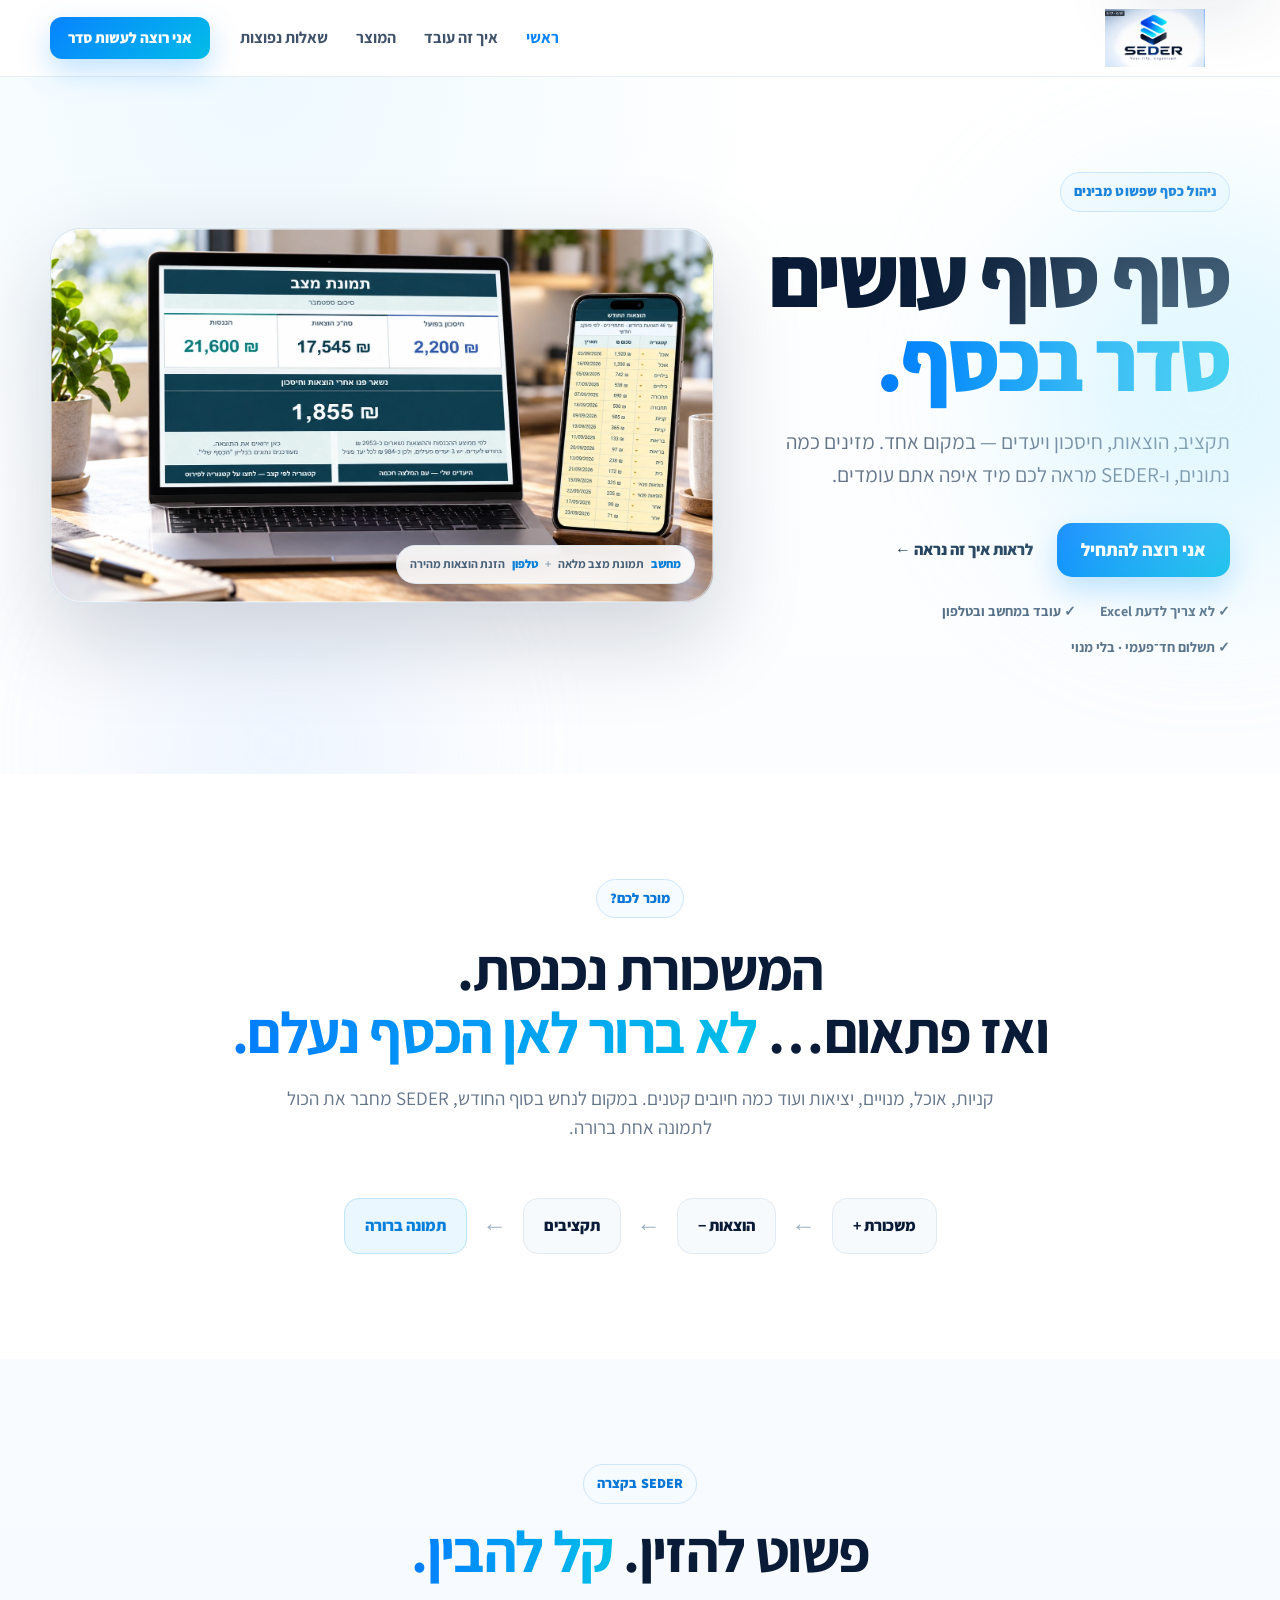
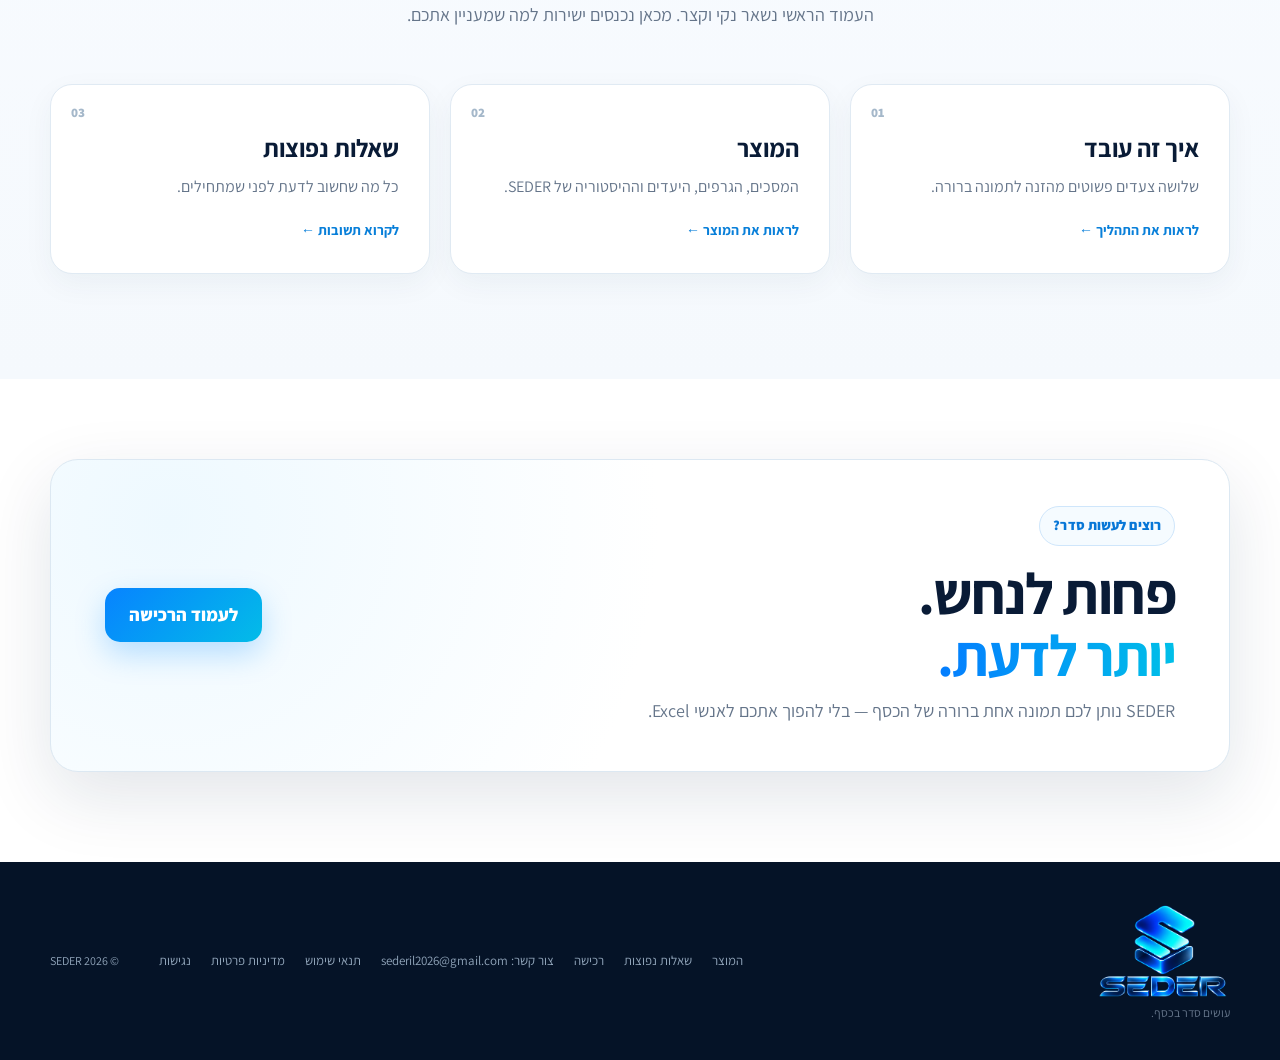
<file: index.html>
<!doctype html>
<html lang="he" dir="rtl">
<head>
  <meta charset="utf-8">
  <meta name="viewport" content="width=device-width,initial-scale=1">
  <meta name="theme-color" content="#f7fbff">
  <meta name="description" content="SEDER עושה סדר בכסף — תקציב, הוצאות, חיסכון ויעדים במקום אחד.">
  <title>SEDER — עושים סדר בכסף</title>
  <link rel="stylesheet" href="styles-v6.css">
</head>
<body><a class="skip-link" href="#main-content">דלגו לתוכן הראשי</a>
<header class="site-header">
  <div class="container nav">
    <a class="brand" href="index.html" aria-label="SEDER"><img src="assets/seder-logo.png" alt="SEDER"></a>
    <nav class="desktop-nav" aria-label="ניווט ראשי">
      <a class="active" aria-current="page" href="index.html">ראשי</a>
      <a href="how.html">איך זה עובד</a>
      <a href="product.html">המוצר</a>
      <a href="faq.html">שאלות נפוצות</a>
    </nav>
    <a class="button button-small" href="buy.html">אני רוצה לעשות סדר</a>
    <button class="menu-toggle" aria-label="פתיחת תפריט" aria-expanded="false">☰</button>
    <div class="mobile-menu" id="mobile-menu">
      <a href="index.html">ראשי</a><a href="how.html">איך זה עובד</a><a href="product.html">המוצר</a><a href="faq.html">שאלות נפוצות</a><a href="buy.html">רכישה</a>
    </div>
  </div>
</header>
<main id="main-content">
  <section class="hero">
    <div class="hero-glow glow-one"></div><div class="hero-glow glow-two"></div>
    <div class="container hero-grid">
      <div class="hero-copy reveal">
        <span class="eyebrow">ניהול כסף שפשוט מבינים</span>
        <h1>סוף סוף עושים<br><span>סדר בכסף.</span></h1>
        <p class="hero-lead">תקציב, הוצאות, חיסכון ויעדים — במקום אחד. מזינים כמה נתונים, ו-SEDER מראה לכם מיד איפה אתם עומדים.</p>
        <div class="hero-actions">
          <a class="button" href="buy.html">אני רוצה להתחיל</a>
          <a class="text-link" href="product.html">לראות איך זה נראה <span>←</span></a>
        </div>
        <div class="trust-row"><span>✓ לא צריך לדעת Excel</span><span>✓ עובד במחשב ובטלפון</span><span>✓ תשלום חד־פעמי · בלי מנוי</span></div>
      </div>
      <div class="hero-visual reveal">
        <figure class="hero-photo">
          <img src="assets/screenshots/hero-workspace.webp" alt="SEDER על מחשב וטלפון בסביבת עבודה">
          <figcaption><span>מחשב</span> תמונת מצב מלאה <b>+</b> <span>טלפון</span> הזנת הוצאות מהירה</figcaption>
        </figure>
      </div>
    </div>
  </section>

  <section class="pain section">
    <div class="container narrow center reveal">
      <span class="eyebrow">מוכר לכם?</span>
      <h2>המשכורת נכנסת.<br>ואז פתאום… <span>לא ברור לאן הכסף נעלם.</span></h2>
      <p>קניות, אוכל, מנויים, יציאות ועוד כמה חיובים קטנים. במקום לנחש בסוף החודש, SEDER מחבר את הכול לתמונה אחת ברורה.</p>
    </div>
    <div class="container pain-flow reveal"><div>משכורת <b>+</b></div><i>←</i><div>הוצאות <b>−</b></div><i>←</i><div>תקציבים</div><i>←</i><div class="accent">תמונה ברורה</div></div>
  </section>

  <section class="section soft home-paths">
    <div class="container">
      <div class="section-heading center reveal">
        <span class="eyebrow">SEDER בקצרה</span>
        <h2>פשוט להזין. <span>קל להבין.</span></h2>
        <p>העמוד הראשי נשאר נקי וקצר. מכאן נכנסים ישירות למה שמעניין אתכם.</p>
      </div>
      <div class="home-cards">
        <a class="home-card reveal" href="how.html"><span>01</span><h3>איך זה עובד</h3><p>שלושה צעדים פשוטים מהזנה לתמונה ברורה.</p><b>לראות את התהליך ←</b></a>
        <a class="home-card reveal" href="product.html"><span>02</span><h3>המוצר</h3><p>המסכים, הגרפים, היעדים וההיסטוריה של SEDER.</p><b>לראות את המוצר ←</b></a>
        <a class="home-card reveal" href="faq.html"><span>03</span><h3>שאלות נפוצות</h3><p>כל מה שחשוב לדעת לפני שמתחילים.</p><b>לקרוא תשובות ←</b></a>
      </div>
    </div>
  </section>

  <section class="section home-cta">
    <div class="container home-cta-box reveal">
      <div><span class="eyebrow">רוצים לעשות סדר?</span><h2>פחות לנחש.<br><span>יותר לדעת.</span></h2><p>SEDER נותן לכם תמונה אחת ברורה של הכסף — בלי להפוך אתכם לאנשי Excel.</p></div>
      <a class="button" href="buy.html">לעמוד הרכישה</a>
    </div>
  </section>
</main>
<footer>
  <div class="container footer-inner">
    <div class="footer-brand"><img src="assets/seder-logo-footer.png" alt="SEDER"><p>עושים סדר בכסף.</p></div>
    <div class="footer-links"><a href="product.html">המוצר</a><a href="faq.html">שאלות נפוצות</a><a href="buy.html">רכישה</a><a class="footer-contact" href="mailto:sederil2026@gmail.com">צור קשר: sederil2026@gmail.com</a><a href="terms.html">תנאי שימוש</a><a href="privacy.html">מדיניות פרטיות</a><a href="accessibility.html">נגישות</a></div>
    <div class="copyright">© 2026 SEDER</div>
  </div>
</footer>
<div class="toast" id="toast">הרכישה תיפתח בקרוב.</div>
<script src="script.js"></script>
</body></html>
</file>
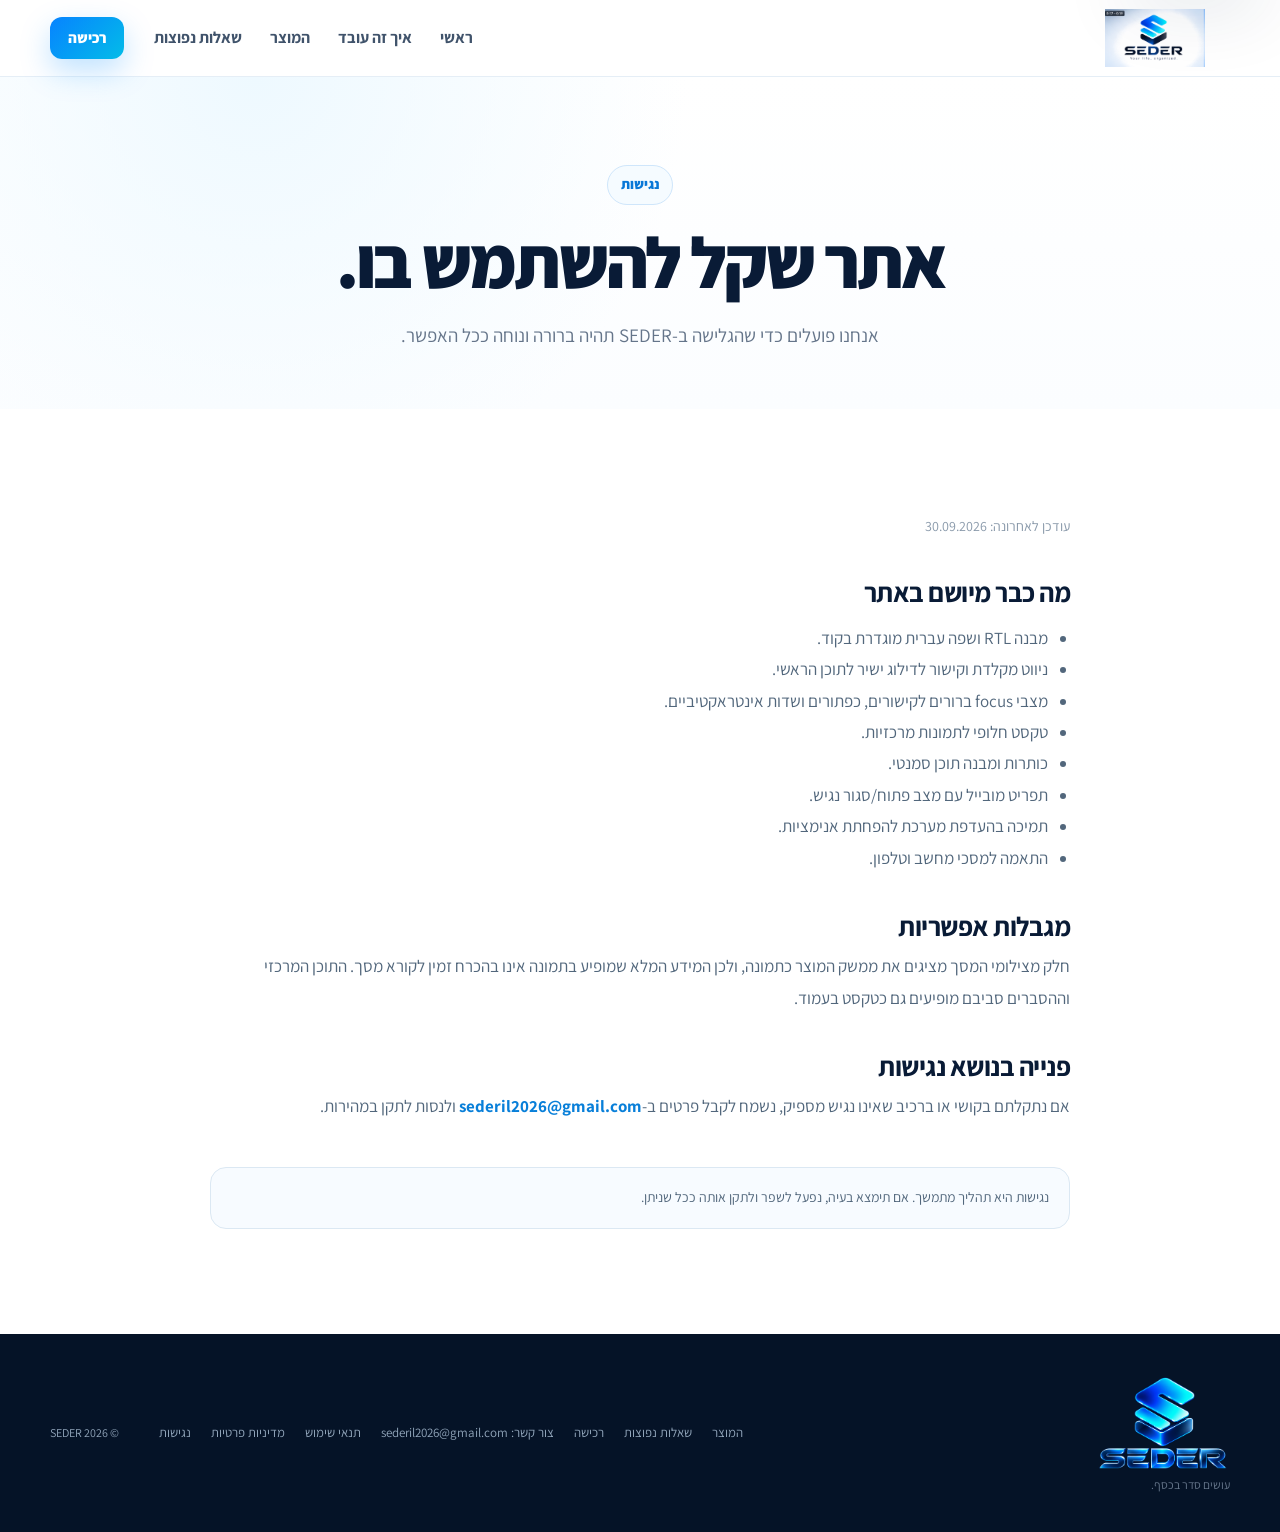
<file: accessibility.html>
<!doctype html><html lang="he" dir="rtl"><head><meta charset="utf-8"><meta name="viewport" content="width=device-width,initial-scale=1"><meta name="theme-color" content="#f7fbff"><meta name="description" content="הצהרת נגישות של אתר SEDER."><title>נגישות — SEDER</title><link rel="stylesheet" href="styles-v6.css"></head><body><a class="skip-link" href="#main-content">דלגו לתוכן הראשי</a><header class="site-header"><div class="container nav"><a class="brand" href="index.html" aria-label="SEDER"><img src="assets/seder-logo.png" alt="SEDER"></a><nav class="desktop-nav" aria-label="ניווט ראשי"><a href="index.html">ראשי</a><a href="how.html">איך זה עובד</a><a href="product.html">המוצר</a><a href="faq.html">שאלות נפוצות</a></nav><a class="button button-small" href="buy.html">רכישה</a><button class="menu-toggle" aria-label="פתיחת תפריט" aria-expanded="false" aria-controls="mobile-menu">☰</button><div class="mobile-menu" id="mobile-menu"><a href="index.html">ראשי</a><a href="how.html">איך זה עובד</a><a href="product.html">המוצר</a><a href="faq.html">שאלות נפוצות</a><a href="buy.html">רכישה</a></div></div></header><main id="main-content"><section class="page-hero legal-hero"><div class="container"><span class="eyebrow">נגישות</span><h1>אתר שקל להשתמש בו.</h1><p>אנחנו פועלים כדי שהגלישה ב-SEDER תהיה ברורה ונוחה ככל האפשר.</p></div></section><section class="section"><div class="container legal-copy"><p class="legal-updated">עודכן לאחרונה: 30.09.2026</p><h2>מה כבר מיושם באתר</h2><ul><li>מבנה RTL ושפה עברית מוגדרת בקוד.</li><li>ניווט מקלדת וקישור לדילוג ישיר לתוכן הראשי.</li><li>מצבי focus ברורים לקישורים, כפתורים ושדות אינטראקטיביים.</li><li>טקסט חלופי לתמונות מרכזיות.</li><li>כותרות ומבנה תוכן סמנטי.</li><li>תפריט מובייל עם מצב פתוח/סגור נגיש.</li><li>תמיכה בהעדפת מערכת להפחתת אנימציות.</li><li>התאמה למסכי מחשב וטלפון.</li></ul><h2>מגבלות אפשריות</h2><p>חלק מצילומי המסך מציגים את ממשק המוצר כתמונה, ולכן המידע המלא שמופיע בתמונה אינו בהכרח זמין לקורא מסך. התוכן המרכזי וההסברים סביבם מופיעים גם כטקסט בעמוד.</p><h2>פנייה בנושא נגישות</h2><p>אם נתקלתם בקושי או ברכיב שאינו נגיש מספיק, נשמח לקבל פרטים ב-<a href="mailto:sederil2026@gmail.com">sederil2026@gmail.com</a> ולנסות לתקן במהירות.</p><div class="legal-note">נגישות היא תהליך מתמשך. אם תימצא בעיה, נפעל לשפר ולתקן אותה ככל שניתן.</div></div></section></main><footer><div class="container footer-inner"><div class="footer-brand"><img src="assets/seder-logo-footer.png" alt="SEDER"><p>עושים סדר בכסף.</p></div><div class="footer-links"><a href="product.html">המוצר</a><a href="faq.html">שאלות נפוצות</a><a href="buy.html">רכישה</a><a class="footer-contact" href="mailto:sederil2026@gmail.com">צור קשר: sederil2026@gmail.com</a><a href="terms.html">תנאי שימוש</a><a href="privacy.html">מדיניות פרטיות</a><a href="accessibility.html">נגישות</a></div><div class="copyright">© 2026 SEDER</div></div></footer><script src="script.js"></script></body></html>
</file>
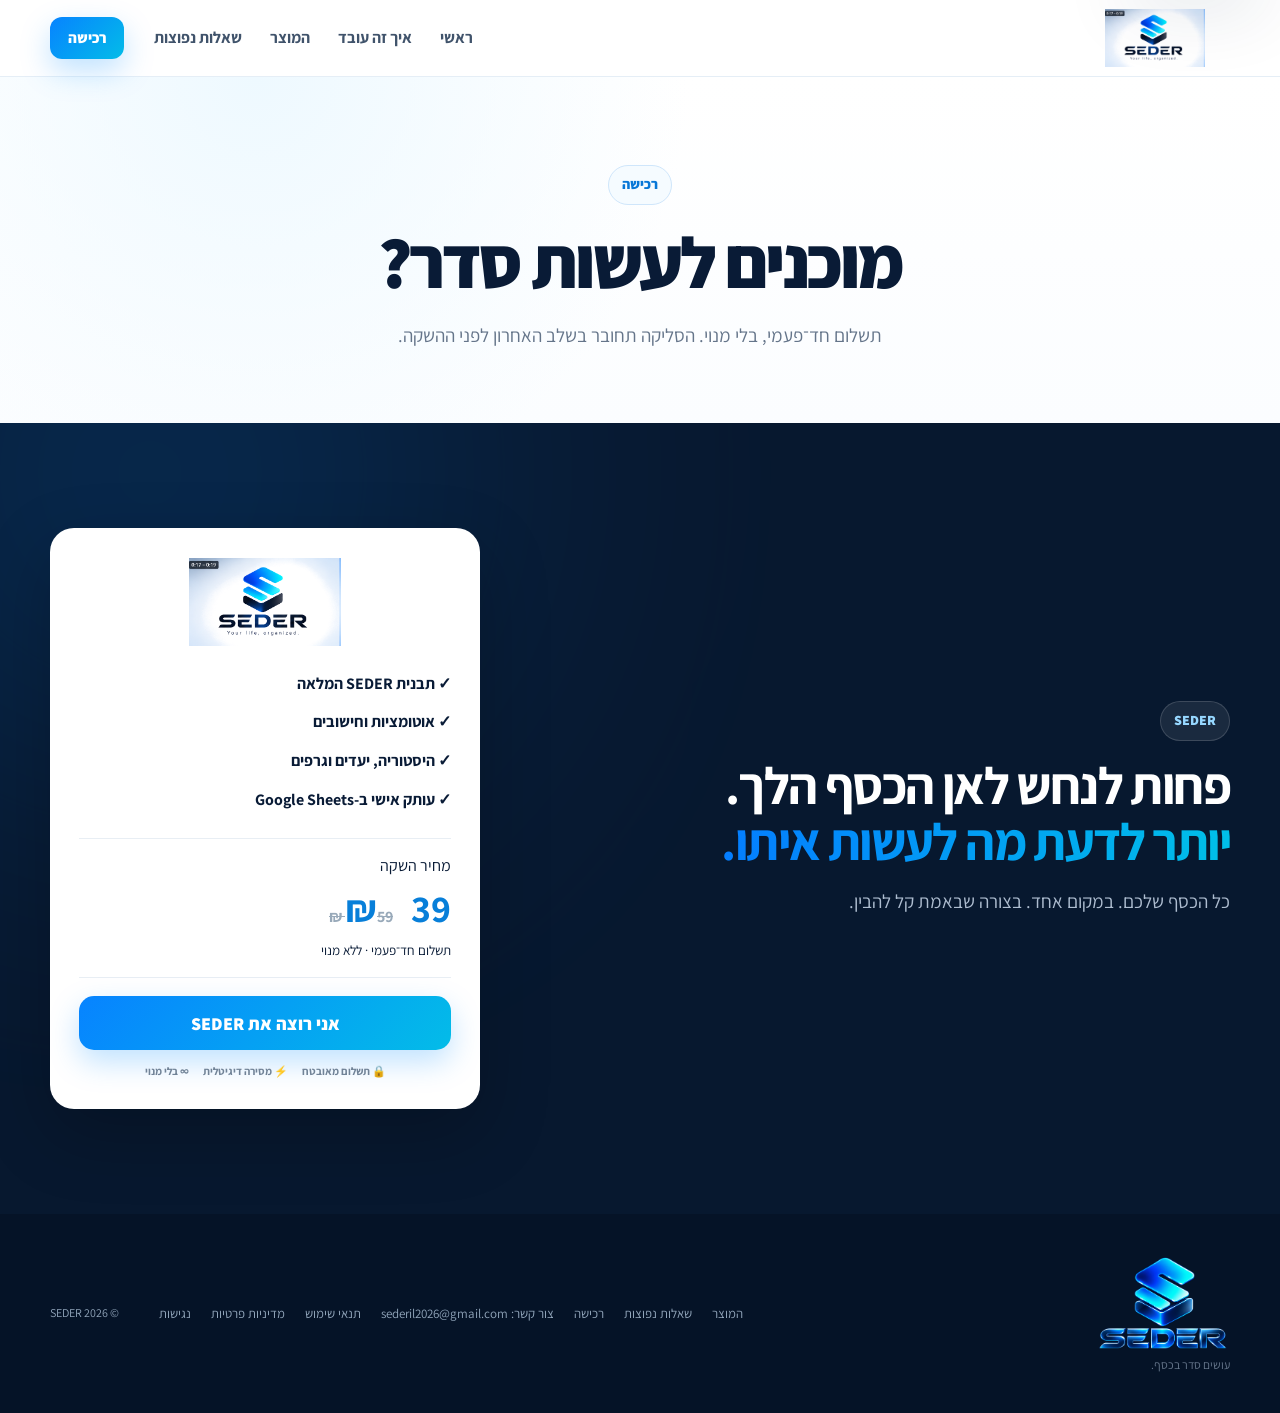
<file: buy.html>
<!doctype html><html lang="he" dir="rtl"><head><meta charset="utf-8"><meta name="viewport" content="width=device-width,initial-scale=1"><meta name="theme-color" content="#f7fbff"><meta name="description" content="רכישת SEDER בתשלום חד פעמי."><title>רכישה — SEDER</title><link rel="stylesheet" href="styles-v6.css"></head><body><a class="skip-link" href="#main-content">דלגו לתוכן הראשי</a><header class="site-header"><div class="container nav"><a class="brand" href="index.html"><img src="assets/seder-logo.png" alt="SEDER"></a><nav class="desktop-nav"><a href="index.html">ראשי</a><a href="how.html">איך זה עובד</a><a href="product.html">המוצר</a><a href="faq.html">שאלות נפוצות</a></nav><a class="button button-small" href="buy.html">רכישה</a><button class="menu-toggle" aria-label="פתיחת תפריט" aria-expanded="false" aria-controls="mobile-menu">☰</button><div class="mobile-menu" id="mobile-menu"><a href="index.html">ראשי</a><a href="how.html">איך זה עובד</a><a href="product.html">המוצר</a><a href="faq.html">שאלות נפוצות</a><a class="active" aria-current="page" href="buy.html">רכישה</a></div></div></header>
<main id="main-content"><section class="page-hero"><div class="container"><span class="eyebrow">רכישה</span><h1>מוכנים לעשות סדר?</h1><p>תשלום חד־פעמי, בלי מנוי. הסליקה תחובר בשלב האחרון לפני ההשקה.</p></div></section><section class="section buy-section"><div class="container buy-card"><div class="reveal"><span class="eyebrow light">SEDER</span><h2>פחות לנחש לאן הכסף הלך.<br><span>יותר לדעת מה לעשות איתו.</span></h2><p>כל הכסף שלכם. במקום אחד. בצורה שבאמת קל להבין.</p></div><div class="buy-box reveal"><div class="buy-brand"><img src="assets/seder-logo.png" alt="SEDER"></div><ul><li>✓ תבנית SEDER המלאה</li><li>✓ אוטומציות וחישובים</li><li>✓ היסטוריה, יעדים וגרפים</li><li>✓ עותק אישי ב-Google Sheets</li></ul><div class="price"><span>מחיר השקה</span><div><strong>39 ₪</strong><del>59 ₪</del></div><small>תשלום חד־פעמי · ללא מנוי</small></div><button class="button full" id="buyButton">אני רוצה את SEDER</button><div class="purchase-trust"><span>🔒 תשלום מאובטח</span><span>⚡ מסירה דיגיטלית</span><span>∞ בלי מנוי</span></div></div></div></section></main><footer><div class="container footer-inner"><div class="footer-brand"><img src="assets/seder-logo-footer.png" alt="SEDER"><p>עושים סדר בכסף.</p></div><div class="footer-links"><a href="product.html">המוצר</a><a href="faq.html">שאלות נפוצות</a><a href="buy.html">רכישה</a><a class="footer-contact" href="mailto:sederil2026@gmail.com">צור קשר: sederil2026@gmail.com</a><a href="terms.html">תנאי שימוש</a><a href="privacy.html">מדיניות פרטיות</a><a href="accessibility.html">נגישות</a></div><div class="copyright">© 2026 SEDER</div></div></footer><div class="toast" id="toast">הרכישה תיפתח בקרוב.</div><script src="script.js"></script>
</body></html>
</file>
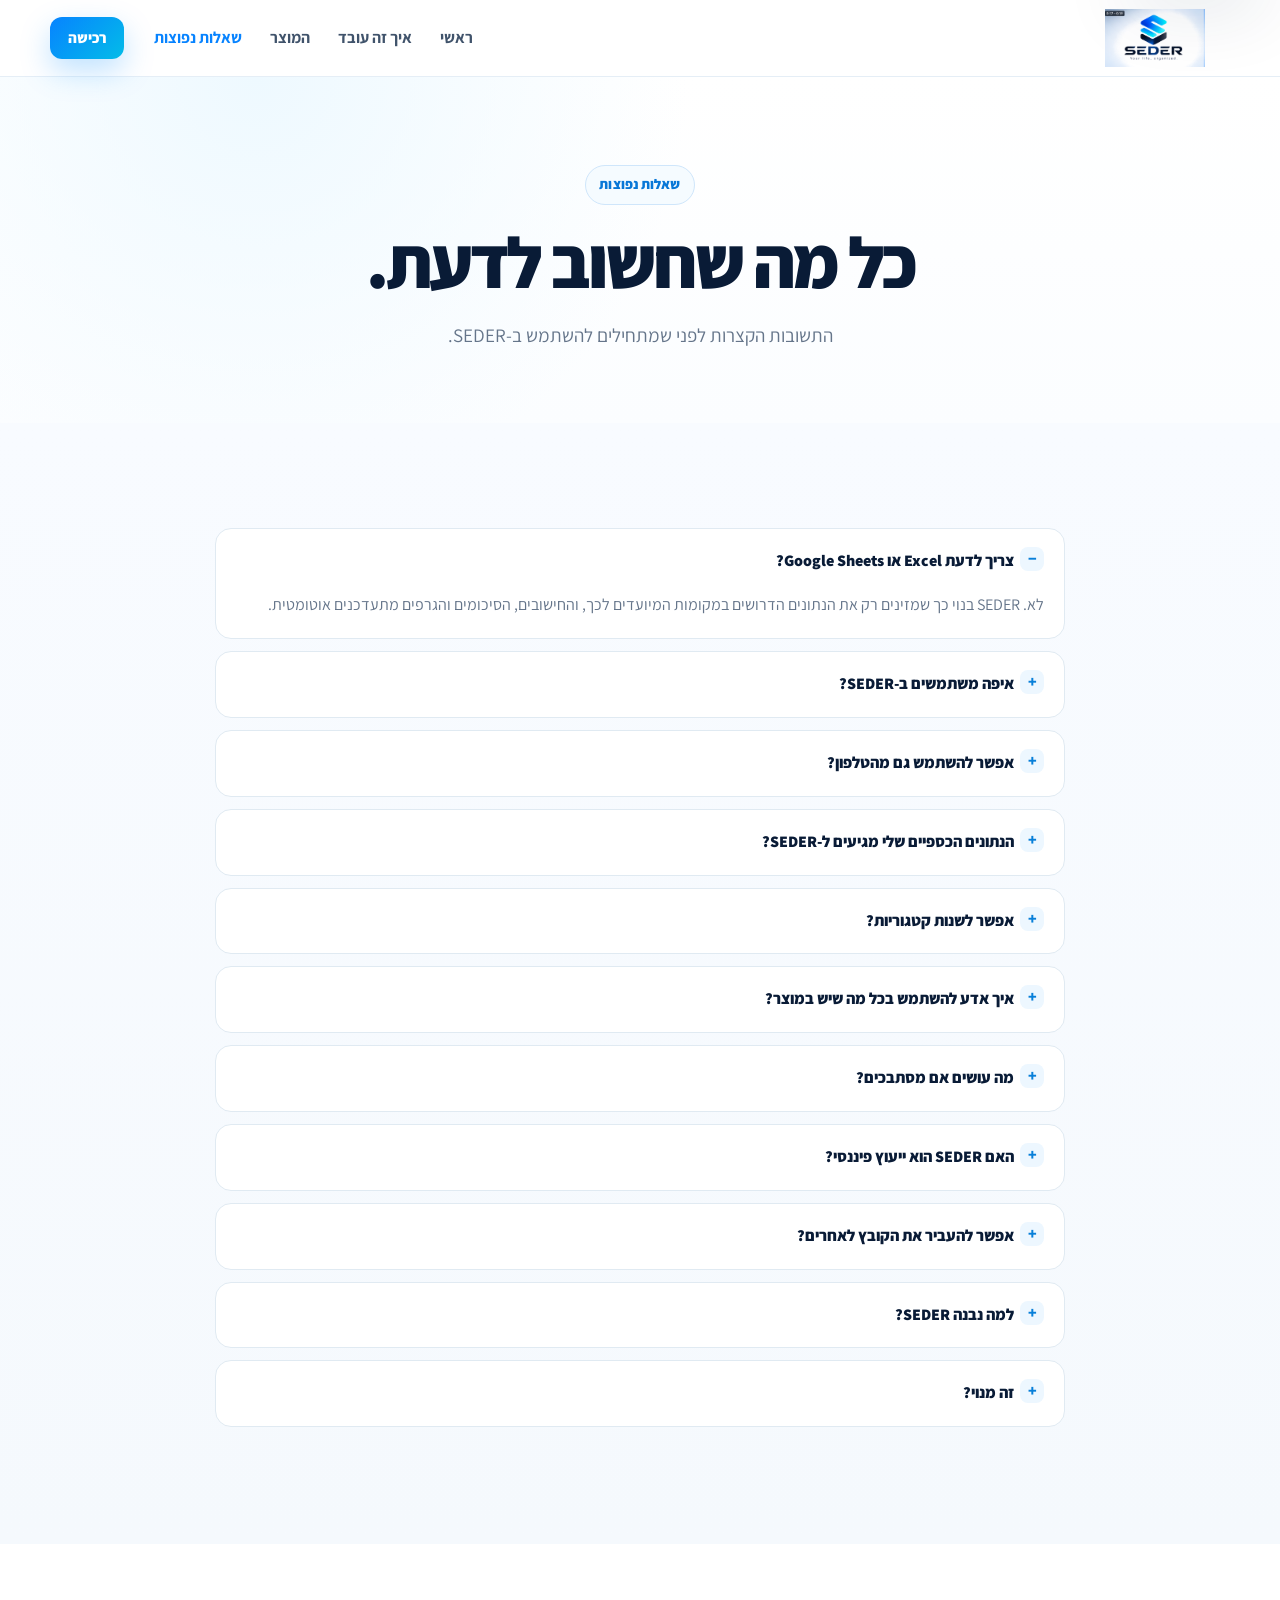
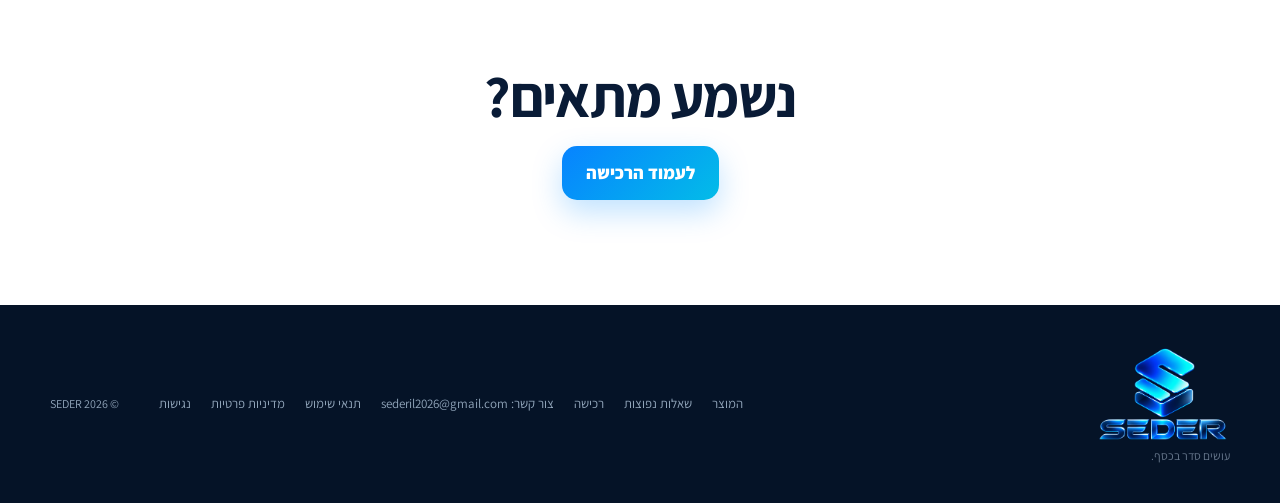
<file: faq.html>
<!doctype html><html lang="he" dir="rtl"><head><meta charset="utf-8"><meta name="viewport" content="width=device-width,initial-scale=1"><meta name="theme-color" content="#f7fbff"><meta name="description" content="שאלות ותשובות נפוצות על SEDER."><title>שאלות נפוצות — SEDER</title><link rel="stylesheet" href="styles-v6.css"></head><body><a class="skip-link" href="#main-content">דלגו לתוכן הראשי</a><header class="site-header"><div class="container nav"><a class="brand" href="index.html"><img src="assets/seder-logo.png" alt="SEDER"></a><nav class="desktop-nav"><a href="index.html">ראשי</a><a href="how.html">איך זה עובד</a><a href="product.html">המוצר</a><a class="active" aria-current="page" href="faq.html">שאלות נפוצות</a></nav><a class="button button-small" href="buy.html">רכישה</a><button class="menu-toggle" aria-label="פתיחת תפריט" aria-expanded="false" aria-controls="mobile-menu">☰</button><div class="mobile-menu" id="mobile-menu"><a href="index.html">ראשי</a><a href="how.html">איך זה עובד</a><a href="product.html">המוצר</a><a href="faq.html">שאלות נפוצות</a><a href="buy.html">רכישה</a></div></div></header>
<main id="main-content"><section class="page-hero"><div class="container"><span class="eyebrow">שאלות נפוצות</span><h1>כל מה שחשוב לדעת.</h1><p>התשובות הקצרות לפני שמתחילים להשתמש ב-SEDER.</p></div></section><section class="section soft"><div class="container"><div class="accordion reveal">
<details open><summary>צריך לדעת Excel או Google Sheets?</summary><p>לא. SEDER בנוי כך שמזינים רק את הנתונים הדרושים במקומות המיועדים לכך, והחישובים, הסיכומים והגרפים מתעדכנים אוטומטית.</p></details>
<details><summary>איפה משתמשים ב-SEDER?</summary><p>ב-Google Sheets. עובדים מתוך עותק אישי של התבנית בחשבון Google שלכם.</p></details>
<details><summary>אפשר להשתמש גם מהטלפון?</summary><p>כן. אפשר להזין הוצאות ולעקוב דרך אפליקציית Google Sheets בטלפון. למסכים רחבים, גרפים וסקירה מלאה, המחשב בדרך כלל נוח יותר.</p></details>
<details><summary>הנתונים הכספיים שלי מגיעים ל-SEDER?</summary><p>לא נדרשת גישה שלנו לגיליון האישי שלכם כדי להשתמש במוצר. הנתונים שאתם מזינים נשארים בעותק שלכם, אלא אם בחרתם במפורש לשתף אותו לצורך תמיכה.</p></details>
<details><summary>אפשר לשנות קטגוריות?</summary><p>כן. הקטגוריות שנועדו להתאמה ניתנות לשינוי, והמערכת ממשיכה לעבוד בהתאם למבנה התבנית.</p></details>
<details><summary>איך אדע להשתמש בכל מה שיש במוצר?</summary><p>יחד עם המוצר תקבלו סרטון הדרכה מלא שמראה את העבודה עם SEDER מההתחלה ועד השימוש השוטף, כך שלא תצטרכו ללמוד לבד.</p></details>
<details><summary>מה עושים אם מסתבכים?</summary><p>אפשר לפנות אלינו במייל <a href="mailto:sederil2026@gmail.com">sederil2026@gmail.com</a>. אם יהיה צורך בבדיקת גיליון ספציפי, נבקש מכם לשתף אותו רק מרצונכם.</p></details>
<details><summary>האם SEDER הוא ייעוץ פיננסי?</summary><p>לא. SEDER הוא כלי לארגון, מעקב והצגת מידע שהמשתמש מזין. הוא אינו מחליף ייעוץ פיננסי, השקעות, מס או ייעוץ מקצועי אחר.</p></details>
<details><summary>אפשר להעביר את הקובץ לאחרים?</summary><p>הרישיון מיועד לשימוש אישי של הרוכש. אין להפיץ, למכור מחדש או לפרסם עותקים של התבנית או חלקים ממנה ללא אישור.</p></details>
<details><summary>למה נבנה SEDER?</summary><p>כדי להפוך ניהול כסף ממשהו שמרגיש כמו אקסל ועבודה ידנית לתהליך פשוט: מזינים, רואים תמונה ברורה ומבינים איפה עומדים.</p></details>
<details><summary>זה מנוי?</summary><p>לא. המחיר המוצג הוא תשלום חד־פעמי.</p></details>
</div></div></section><section class="section center"><div class="container narrow"><h2>נשמע מתאים?</h2><a class="button" href="buy.html">לעמוד הרכישה</a></div></section></main><footer><div class="container footer-inner"><div class="footer-brand"><img src="assets/seder-logo-footer.png" alt="SEDER"><p>עושים סדר בכסף.</p></div><div class="footer-links"><a href="product.html">המוצר</a><a href="faq.html">שאלות נפוצות</a><a href="buy.html">רכישה</a><a class="footer-contact" href="mailto:sederil2026@gmail.com">צור קשר: sederil2026@gmail.com</a><a href="terms.html">תנאי שימוש</a><a href="privacy.html">מדיניות פרטיות</a><a href="accessibility.html">נגישות</a></div><div class="copyright">© 2026 SEDER</div></div></footer><div class="toast" id="toast">הרכישה תיפתח בקרוב.</div><script src="script.js"></script>
</body></html>
</file>
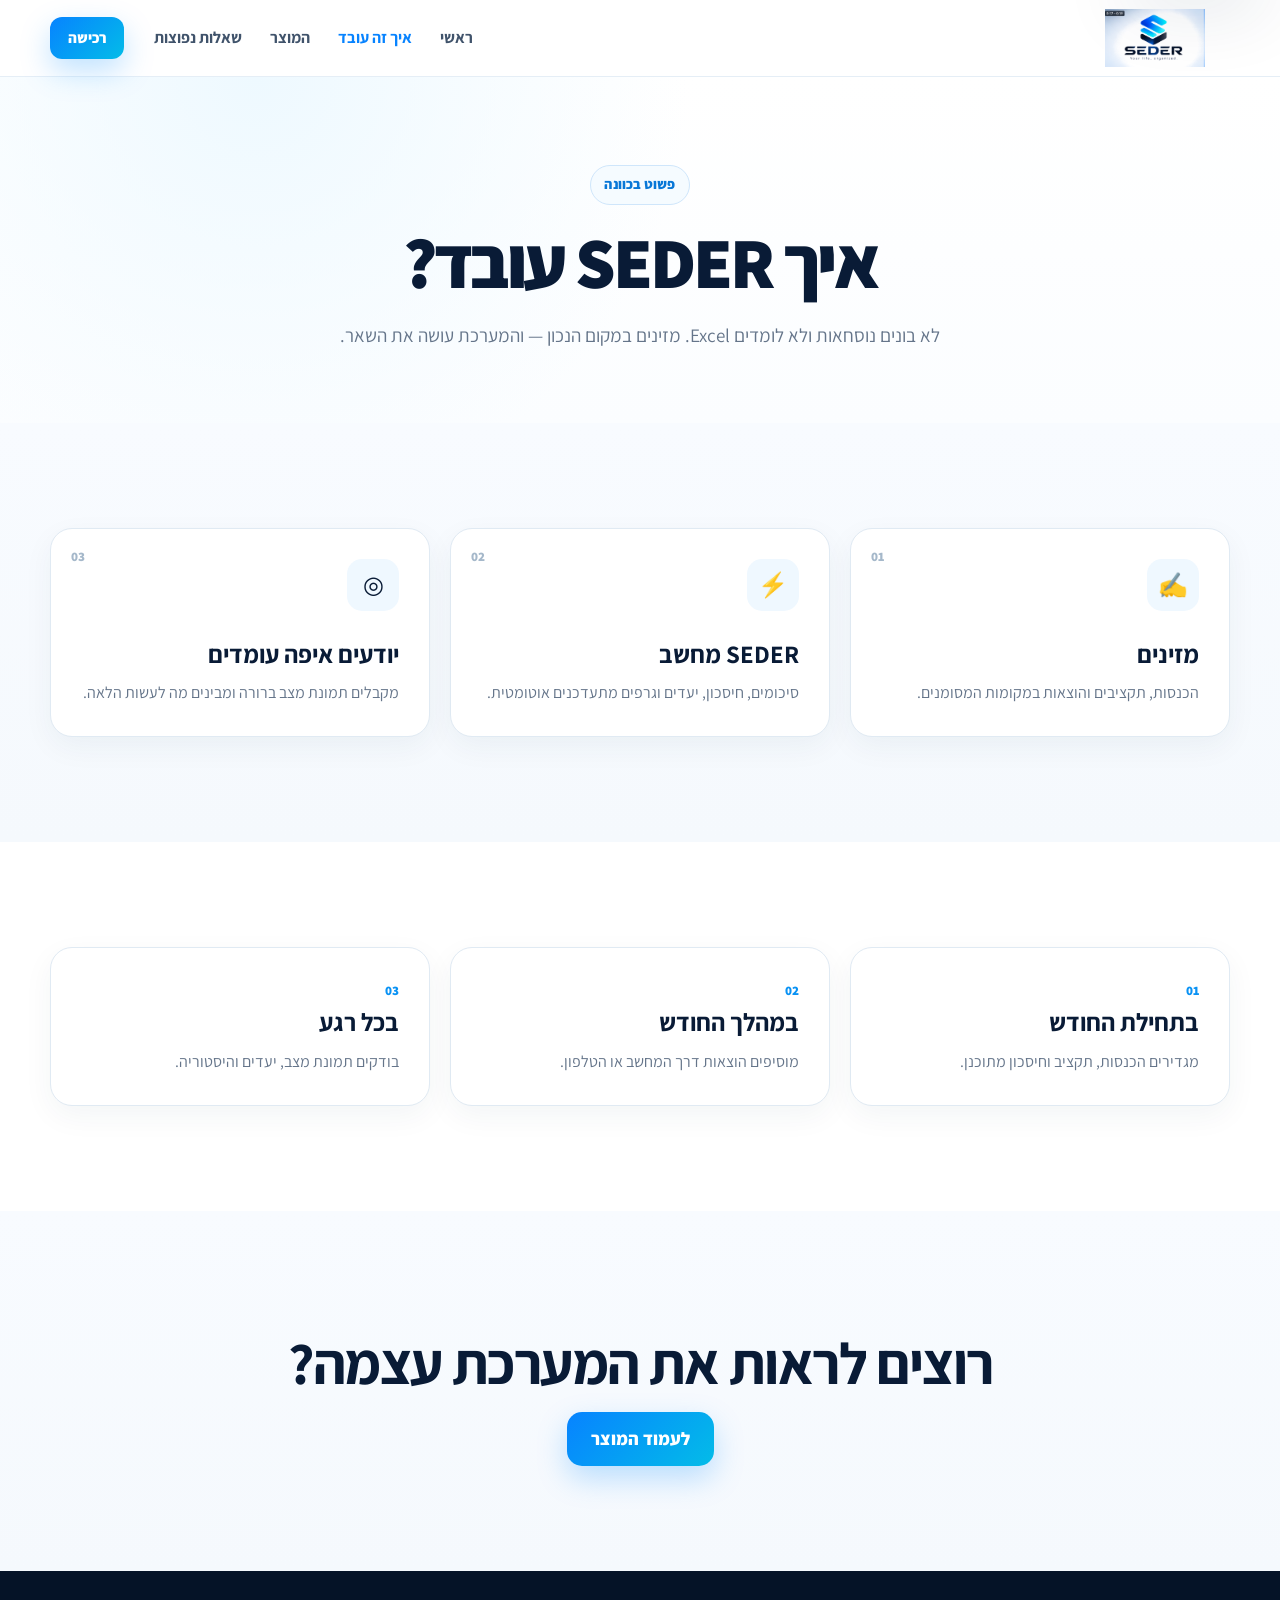
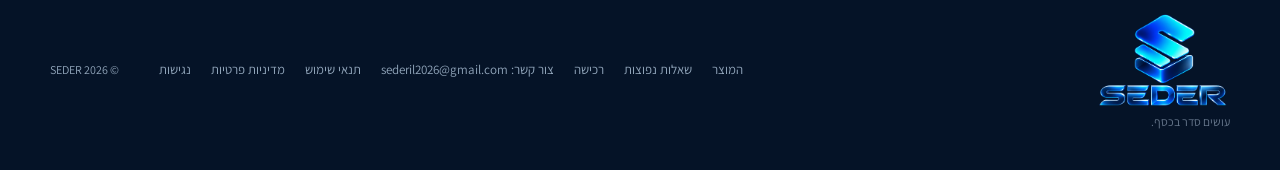
<file: how.html>
<!doctype html><html lang="he" dir="rtl"><head><meta charset="utf-8"><meta name="viewport" content="width=device-width,initial-scale=1"><meta name="theme-color" content="#f7fbff"><meta name="description" content="איך משתמשים ב-SEDER בשלושה צעדים פשוטים."><title>איך זה עובד — SEDER</title><link rel="stylesheet" href="styles-v6.css"></head><body><a class="skip-link" href="#main-content">דלגו לתוכן הראשי</a><header class="site-header"><div class="container nav"><a class="brand" href="index.html"><img src="assets/seder-logo.png" alt="SEDER"></a><nav class="desktop-nav"><a href="index.html">ראשי</a><a class="active" aria-current="page" href="how.html">איך זה עובד</a><a href="product.html">המוצר</a><a href="faq.html">שאלות נפוצות</a></nav><a class="button button-small" href="buy.html">רכישה</a><button class="menu-toggle" aria-label="פתיחת תפריט" aria-expanded="false" aria-controls="mobile-menu">☰</button><div class="mobile-menu" id="mobile-menu"><a href="index.html">ראשי</a><a href="how.html">איך זה עובד</a><a href="product.html">המוצר</a><a href="faq.html">שאלות נפוצות</a><a href="buy.html">רכישה</a></div></div></header>
<main id="main-content"><section class="page-hero"><div class="container"><span class="eyebrow">פשוט בכוונה</span><h1>איך SEDER עובד?</h1><p>לא בונים נוסחאות ולא לומדים Excel. מזינים במקום הנכון — והמערכת עושה את השאר.</p></div></section><section class="section soft"><div class="container"><div class="steps"><article class="step reveal"><span>01</span><div class="step-icon">✍️</div><h3>מזינים</h3><p>הכנסות, תקציבים והוצאות במקומות המסומנים.</p></article><article class="step reveal"><span>02</span><div class="step-icon">⚡</div><h3>SEDER מחשב</h3><p>סיכומים, חיסכון, יעדים וגרפים מתעדכנים אוטומטית.</p></article><article class="step reveal"><span>03</span><div class="step-icon">◎</div><h3>יודעים איפה עומדים</h3><p>מקבלים תמונת מצב ברורה ומבינים מה לעשות הלאה.</p></article></div></div></section><section class="section"><div class="container cards-3"><article class="card reveal"><span class="num">01</span><h3>בתחילת החודש</h3><p>מגדירים הכנסות, תקציב וחיסכון מתוכנן.</p></article><article class="card reveal"><span class="num">02</span><h3>במהלך החודש</h3><p>מוסיפים הוצאות דרך המחשב או הטלפון.</p></article><article class="card reveal"><span class="num">03</span><h3>בכל רגע</h3><p>בודקים תמונת מצב, יעדים והיסטוריה.</p></article></div></section><section class="section soft center"><div class="container narrow"><h2>רוצים לראות את המערכת עצמה?</h2><a class="button" href="product.html">לעמוד המוצר</a></div></section></main><footer><div class="container footer-inner"><div class="footer-brand"><img src="assets/seder-logo-footer.png" alt="SEDER"><p>עושים סדר בכסף.</p></div><div class="footer-links"><a href="product.html">המוצר</a><a href="faq.html">שאלות נפוצות</a><a href="buy.html">רכישה</a><a class="footer-contact" href="mailto:sederil2026@gmail.com">צור קשר: sederil2026@gmail.com</a><a href="terms.html">תנאי שימוש</a><a href="privacy.html">מדיניות פרטיות</a><a href="accessibility.html">נגישות</a></div><div class="copyright">© 2026 SEDER</div></div></footer><div class="toast" id="toast">הרכישה תיפתח בקרוב.</div><script src="script.js"></script>
</body></html>
</file>
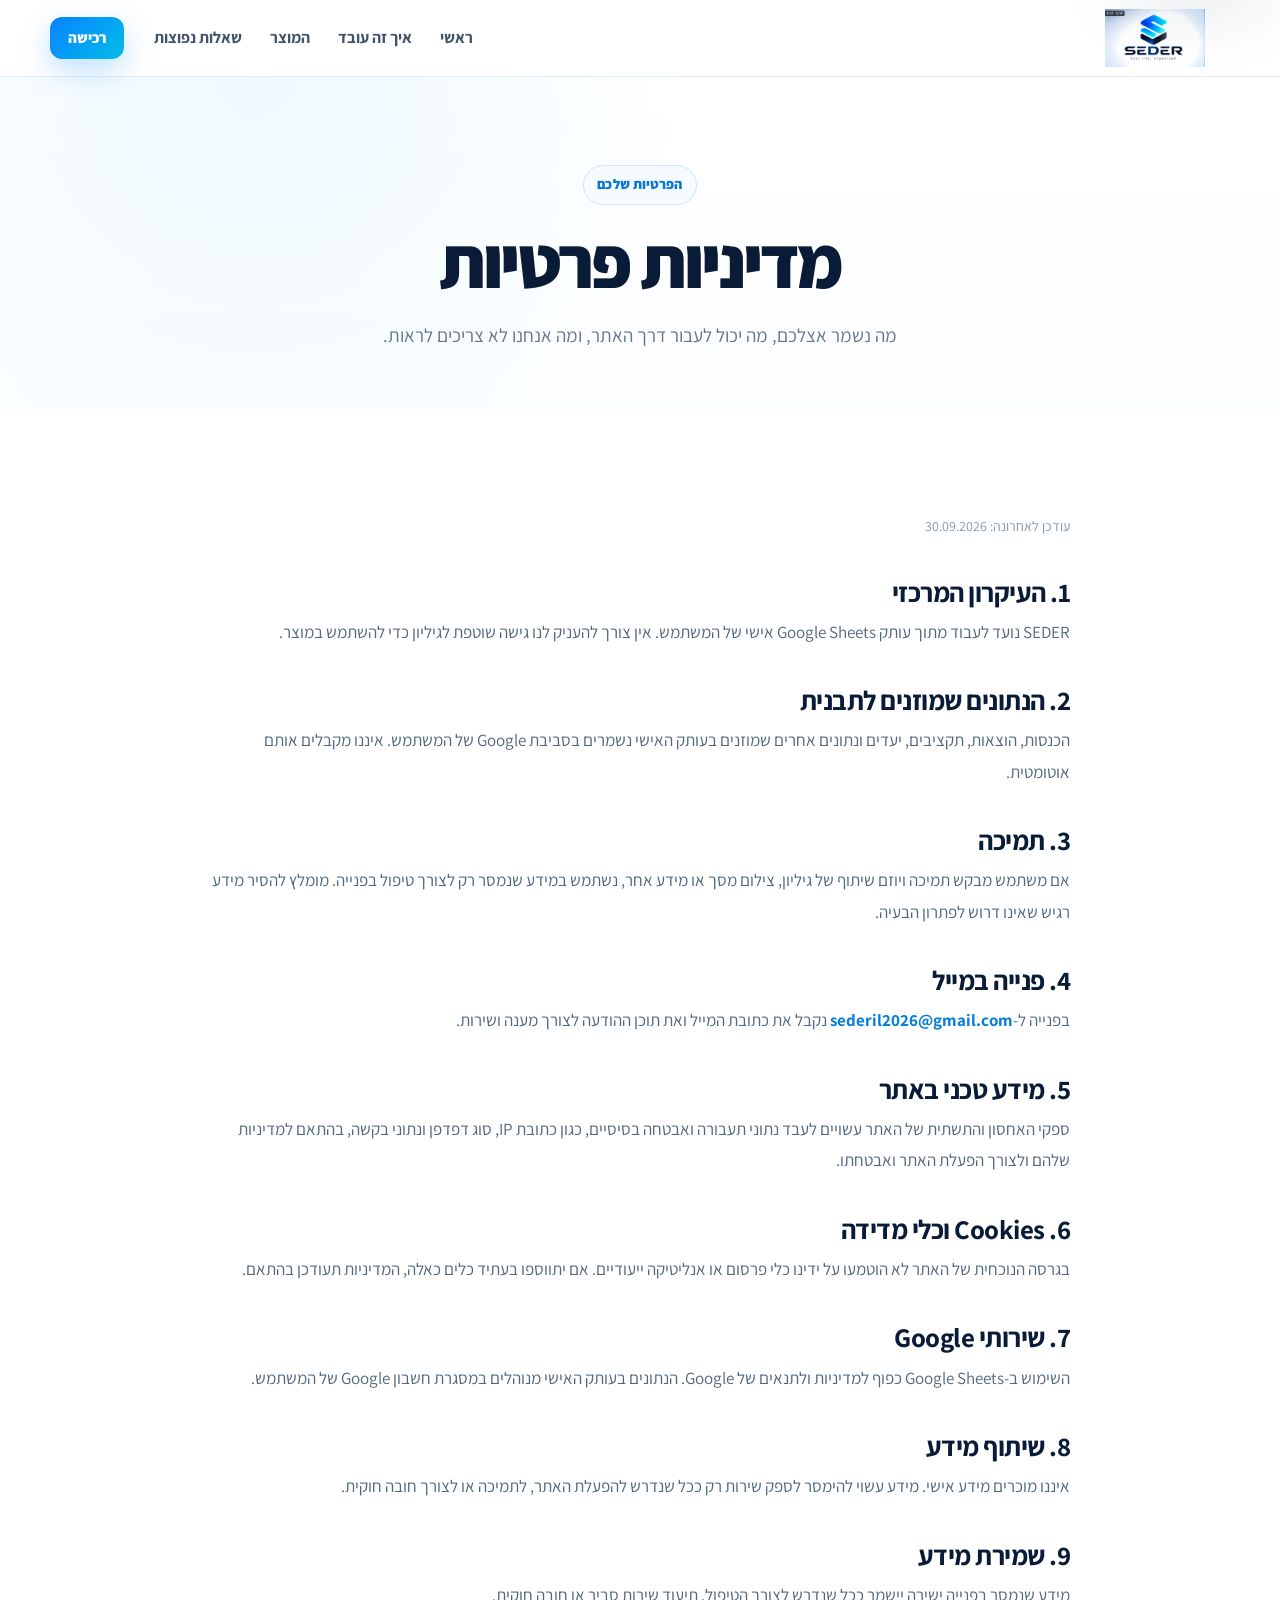
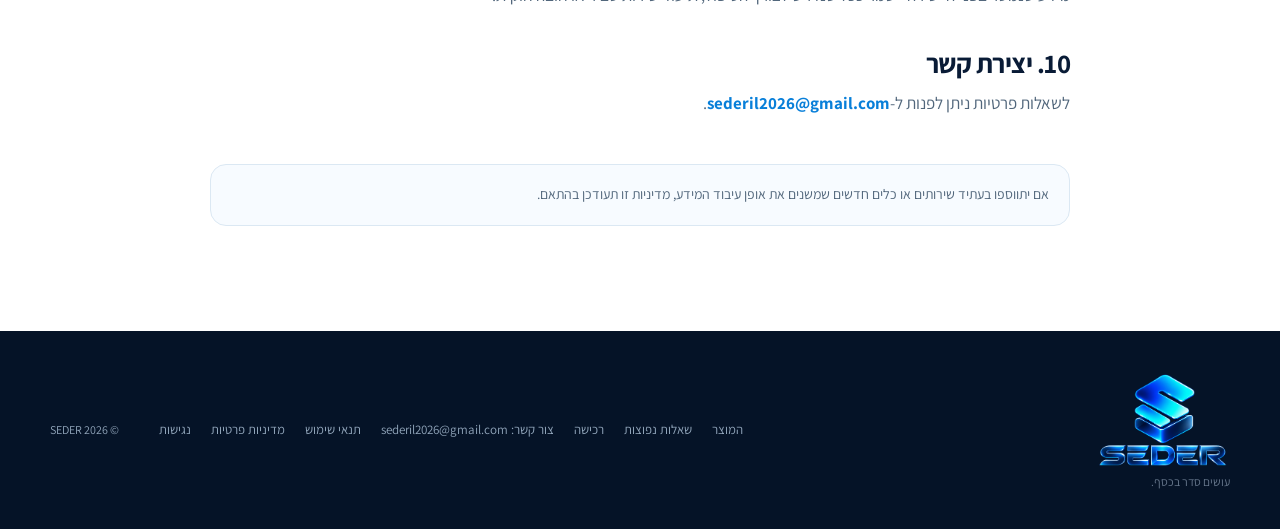
<file: privacy.html>
<!doctype html><html lang="he" dir="rtl"><head><meta charset="utf-8"><meta name="viewport" content="width=device-width,initial-scale=1"><meta name="theme-color" content="#f7fbff"><meta name="description" content="מדיניות הפרטיות של SEDER."><title>מדיניות פרטיות — SEDER</title><link rel="stylesheet" href="styles-v6.css"></head><body><a class="skip-link" href="#main-content">דלגו לתוכן הראשי</a><header class="site-header"><div class="container nav"><a class="brand" href="index.html" aria-label="SEDER"><img src="assets/seder-logo.png" alt="SEDER"></a><nav class="desktop-nav" aria-label="ניווט ראשי"><a href="index.html">ראשי</a><a href="how.html">איך זה עובד</a><a href="product.html">המוצר</a><a href="faq.html">שאלות נפוצות</a></nav><a class="button button-small" href="buy.html">רכישה</a><button class="menu-toggle" aria-label="פתיחת תפריט" aria-expanded="false" aria-controls="mobile-menu">☰</button><div class="mobile-menu" id="mobile-menu"><a href="index.html">ראשי</a><a href="how.html">איך זה עובד</a><a href="product.html">המוצר</a><a href="faq.html">שאלות נפוצות</a><a href="buy.html">רכישה</a></div></div></header><main id="main-content"><section class="page-hero legal-hero"><div class="container"><span class="eyebrow">הפרטיות שלכם</span><h1>מדיניות פרטיות</h1><p>מה נשמר אצלכם, מה יכול לעבור דרך האתר, ומה אנחנו לא צריכים לראות.</p></div></section><section class="section"><div class="container legal-copy"><p class="legal-updated">עודכן לאחרונה: 30.09.2026</p><h2>1. העיקרון המרכזי</h2><p>SEDER נועד לעבוד מתוך עותק Google Sheets אישי של המשתמש. אין צורך להעניק לנו גישה שוטפת לגיליון כדי להשתמש במוצר.</p><h2>2. הנתונים שמוזנים לתבנית</h2><p>הכנסות, הוצאות, תקציבים, יעדים ונתונים אחרים שמוזנים בעותק האישי נשמרים בסביבת Google של המשתמש. איננו מקבלים אותם אוטומטית.</p><h2>3. תמיכה</h2><p>אם משתמש מבקש תמיכה ויוזם שיתוף של גיליון, צילום מסך או מידע אחר, נשתמש במידע שנמסר רק לצורך טיפול בפנייה. מומלץ להסיר מידע רגיש שאינו דרוש לפתרון הבעיה.</p><h2>4. פנייה במייל</h2><p>בפנייה ל-<a href="mailto:sederil2026@gmail.com">sederil2026@gmail.com</a> נקבל את כתובת המייל ואת תוכן ההודעה לצורך מענה ושירות.</p><h2>5. מידע טכני באתר</h2><p>ספקי האחסון והתשתית של האתר עשויים לעבד נתוני תעבורה ואבטחה בסיסיים, כגון כתובת IP, סוג דפדפן ונתוני בקשה, בהתאם למדיניות שלהם ולצורך הפעלת האתר ואבטחתו.</p><h2>6. Cookies וכלי מדידה</h2><p>בגרסה הנוכחית של האתר לא הוטמעו על ידינו כלי פרסום או אנליטיקה ייעודיים. אם יתווספו בעתיד כלים כאלה, המדיניות תעודכן בהתאם.</p><h2>7. שירותי Google</h2><p>השימוש ב-Google Sheets כפוף למדיניות ולתנאים של Google. הנתונים בעותק האישי מנוהלים במסגרת חשבון Google של המשתמש.</p><h2>8. שיתוף מידע</h2><p>איננו מוכרים מידע אישי. מידע עשוי להימסר לספק שירות רק ככל שנדרש להפעלת האתר, לתמיכה או לצורך חובה חוקית.</p><h2>9. שמירת מידע</h2><p>מידע שנמסר בפנייה ישירה יישמר ככל שנדרש לצורך הטיפול, תיעוד שירות סביר או חובה חוקית.</p><h2>10. יצירת קשר</h2><p>לשאלות פרטיות ניתן לפנות ל-<a href="mailto:sederil2026@gmail.com">sederil2026@gmail.com</a>.</p><div class="legal-note">אם יתווספו בעתיד שירותים או כלים חדשים שמשנים את אופן עיבוד המידע, מדיניות זו תעודכן בהתאם.</div></div></section></main><footer><div class="container footer-inner"><div class="footer-brand"><img src="assets/seder-logo-footer.png" alt="SEDER"><p>עושים סדר בכסף.</p></div><div class="footer-links"><a href="product.html">המוצר</a><a href="faq.html">שאלות נפוצות</a><a href="buy.html">רכישה</a><a class="footer-contact" href="mailto:sederil2026@gmail.com">צור קשר: sederil2026@gmail.com</a><a href="terms.html">תנאי שימוש</a><a href="privacy.html">מדיניות פרטיות</a><a href="accessibility.html">נגישות</a></div><div class="copyright">© 2026 SEDER</div></div></footer><script src="script.js"></script></body></html>
</file>
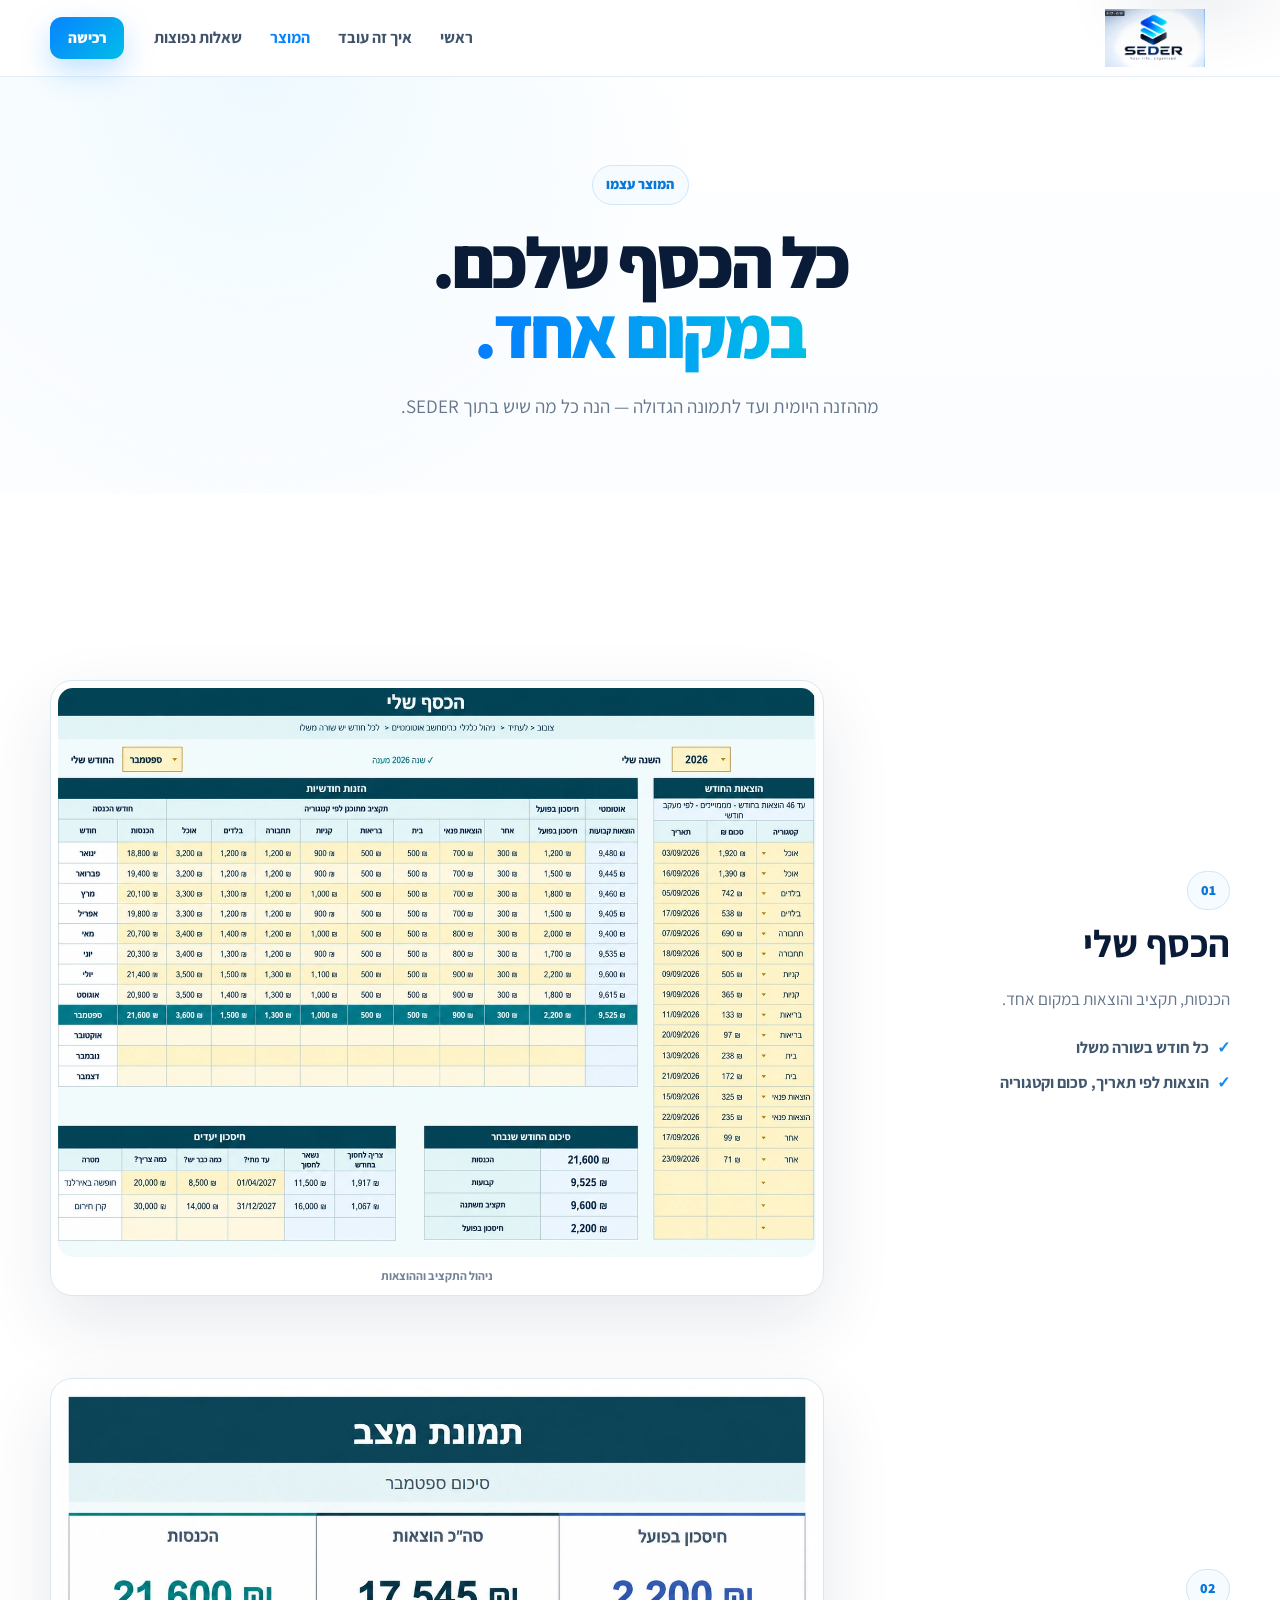
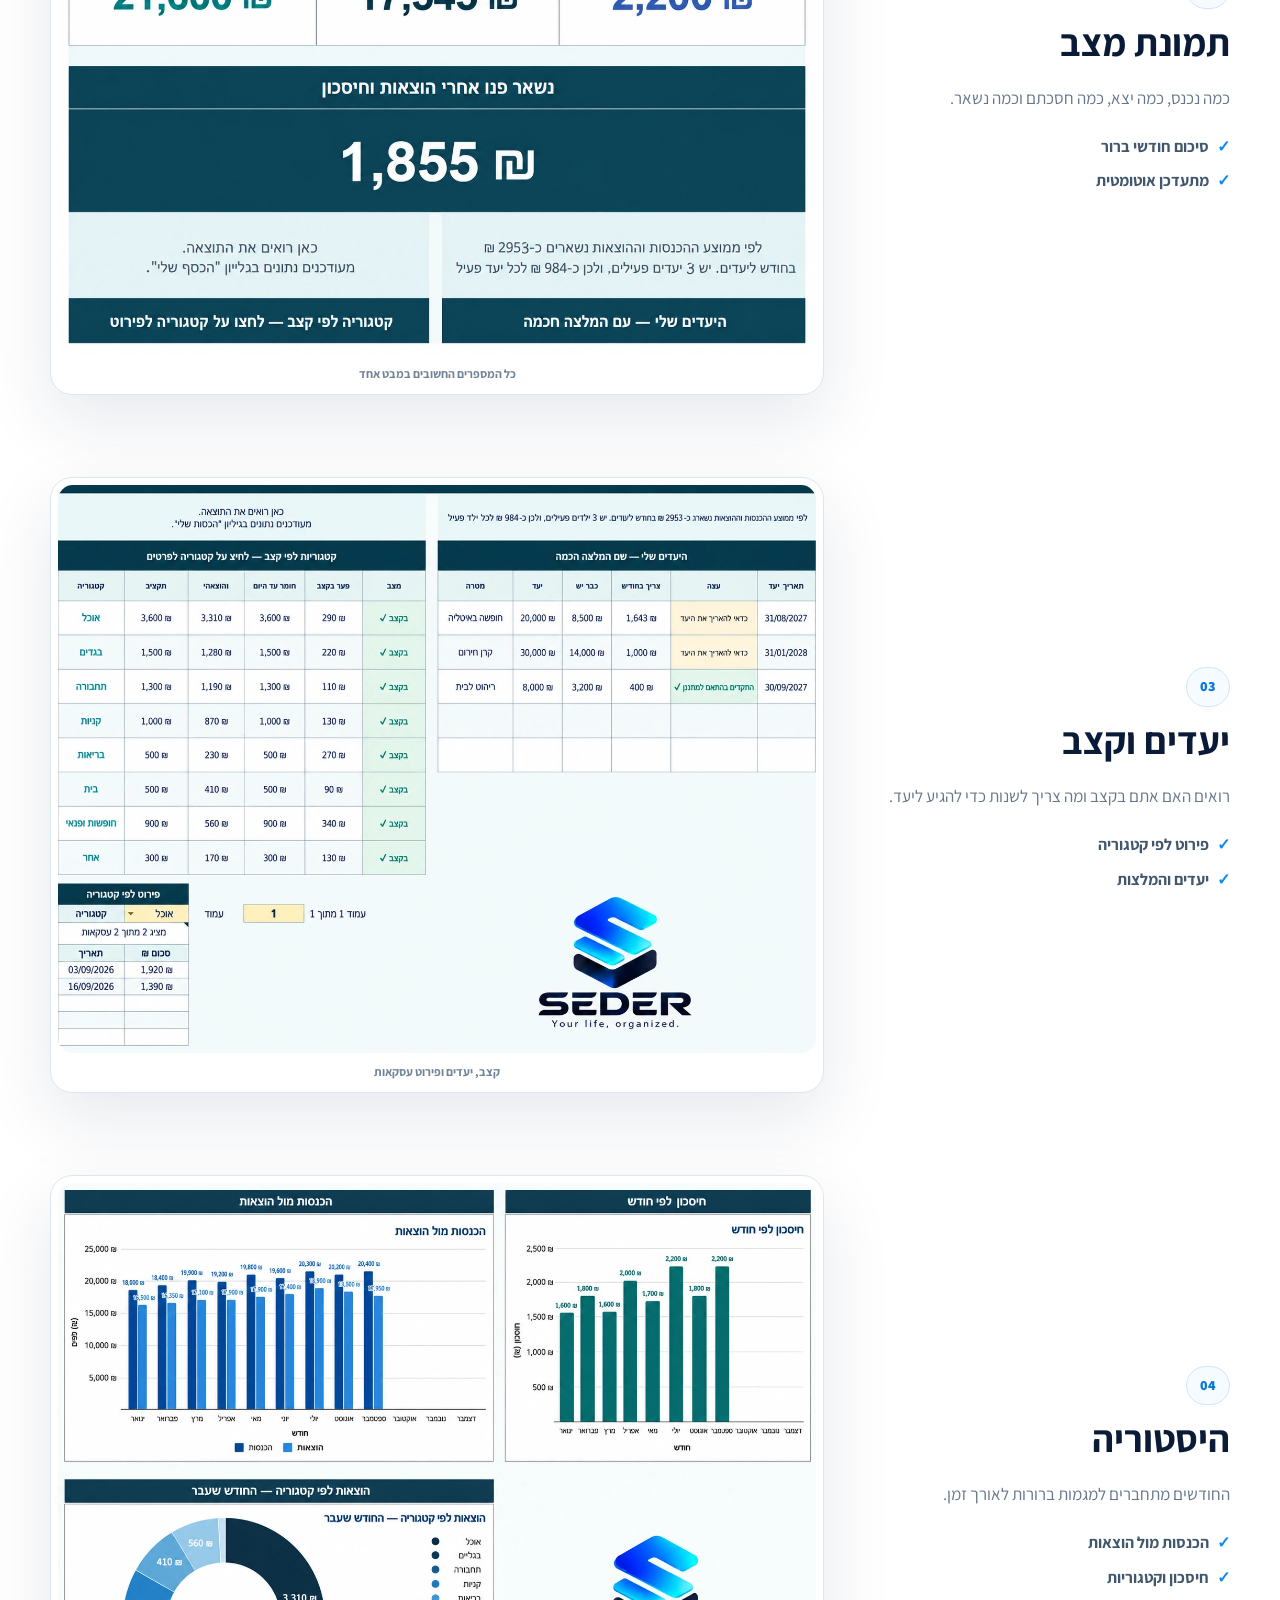
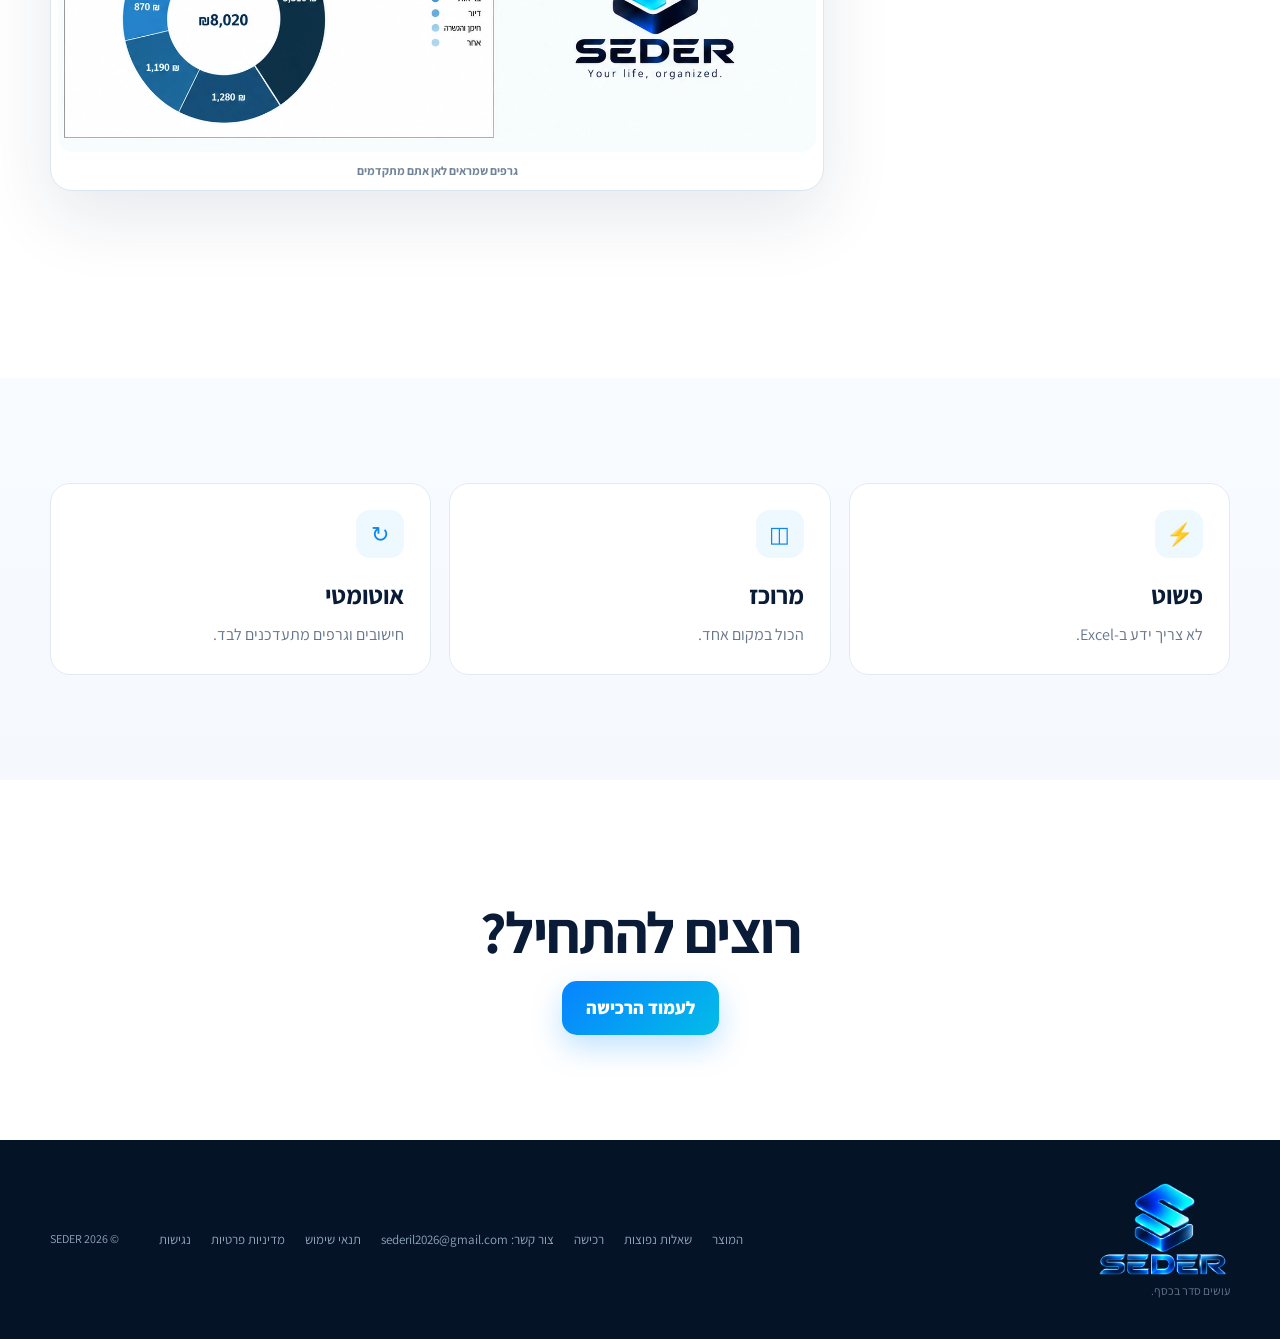
<file: product.html>
<!doctype html><html lang="he" dir="rtl"><head><meta charset="utf-8"><meta name="viewport" content="width=device-width,initial-scale=1"><meta name="theme-color" content="#f7fbff"><meta name="description" content="הכירו את כל המסכים והיכולות של SEDER."><title>המוצר — SEDER</title><link rel="stylesheet" href="styles-v6.css"></head><body><a class="skip-link" href="#main-content">דלגו לתוכן הראשי</a><header class="site-header"><div class="container nav"><a class="brand" href="index.html"><img src="assets/seder-logo.png" alt="SEDER"></a><nav class="desktop-nav"><a href="index.html">ראשי</a><a href="how.html">איך זה עובד</a><a class="active" aria-current="page" href="product.html">המוצר</a><a href="faq.html">שאלות נפוצות</a></nav><a class="button button-small" href="buy.html">רכישה</a><button class="menu-toggle" aria-label="פתיחת תפריט" aria-expanded="false" aria-controls="mobile-menu">☰</button><div class="mobile-menu" id="mobile-menu"><a href="index.html">ראשי</a><a href="how.html">איך זה עובד</a><a href="product.html">המוצר</a><a href="faq.html">שאלות נפוצות</a><a href="buy.html">רכישה</a></div></div></header>
<main id="main-content"><section class="page-hero"><div class="container"><span class="eyebrow">המוצר עצמו</span><h1>כל הכסף שלכם.<br><span>במקום אחד.</span></h1><p>מההזנה היומית ועד לתמונה הגדולה — הנה כל מה שיש בתוך SEDER.</p></div></section><section class="section"><div class="container"><div class="feature reveal"><div class="feature-copy"><span class="eyebrow">01</span><h3>הכסף שלי</h3><p>הכנסות, תקציב והוצאות במקום אחד.</p><ul><li>כל חודש בשורה משלו</li><li>הוצאות לפי תאריך, סכום וקטגוריה</li></ul></div><figure class="real-shot"><img src="assets/screenshots/money-full-hd.webp" alt="הכסף שלי"><figcaption>ניהול התקציב וההוצאות</figcaption></figure></div><div class="feature reveal"><div class="feature-copy"><span class="eyebrow">02</span><h3>תמונת מצב</h3><p>כמה נכנס, כמה יצא, כמה חסכתם וכמה נשאר.</p><ul><li>סיכום חודשי ברור</li><li>מתעדכן אוטומטית</li></ul></div><figure class="real-shot"><img src="assets/screenshots/status-top-hd.webp" alt="תמונת מצב"><figcaption>כל המספרים החשובים במבט אחד</figcaption></figure></div><div class="feature reveal"><div class="feature-copy"><span class="eyebrow">03</span><h3>יעדים וקצב</h3><p>רואים האם אתם בקצב ומה צריך לשנות כדי להגיע ליעד.</p><ul><li>פירוט לפי קטגוריה</li><li>יעדים והמלצות</li></ul></div><figure class="real-shot"><img src="assets/screenshots/status-detail-hd.webp" alt="יעדים ופירוט"><figcaption>קצב, יעדים ופירוט עסקאות</figcaption></figure></div><div class="feature reveal"><div class="feature-copy"><span class="eyebrow">04</span><h3>היסטוריה</h3><p>החודשים מתחברים למגמות ברורות לאורך זמן.</p><ul><li>הכנסות מול הוצאות</li><li>חיסכון וקטגוריות</li></ul></div><figure class="real-shot"><img src="assets/screenshots/history-hd.webp" alt="היסטוריה"><figcaption>גרפים שמראים לאן אתם מתקדמים</figcaption></figure></div></div></section><section class="section soft"><div class="container"><div class="benefit-grid"><article class="benefit reveal"><i>⚡</i><h3>פשוט</h3><p>לא צריך ידע ב-Excel.</p></article><article class="benefit reveal"><i>◫</i><h3>מרוכז</h3><p>הכול במקום אחד.</p></article><article class="benefit reveal"><i>↻</i><h3>אוטומטי</h3><p>חישובים וגרפים מתעדכנים לבד.</p></article></div></div></section><section class="section center"><div class="container narrow"><h2>רוצים להתחיל?</h2><a class="button" href="buy.html">לעמוד הרכישה</a></div></section></main><footer><div class="container footer-inner"><div class="footer-brand"><img src="assets/seder-logo-footer.png" alt="SEDER"><p>עושים סדר בכסף.</p></div><div class="footer-links"><a href="product.html">המוצר</a><a href="faq.html">שאלות נפוצות</a><a href="buy.html">רכישה</a><a class="footer-contact" href="mailto:sederil2026@gmail.com">צור קשר: sederil2026@gmail.com</a><a href="terms.html">תנאי שימוש</a><a href="privacy.html">מדיניות פרטיות</a><a href="accessibility.html">נגישות</a></div><div class="copyright">© 2026 SEDER</div></div></footer><div class="toast" id="toast">הרכישה תיפתח בקרוב.</div><script src="script.js"></script>
</body></html>
</file>
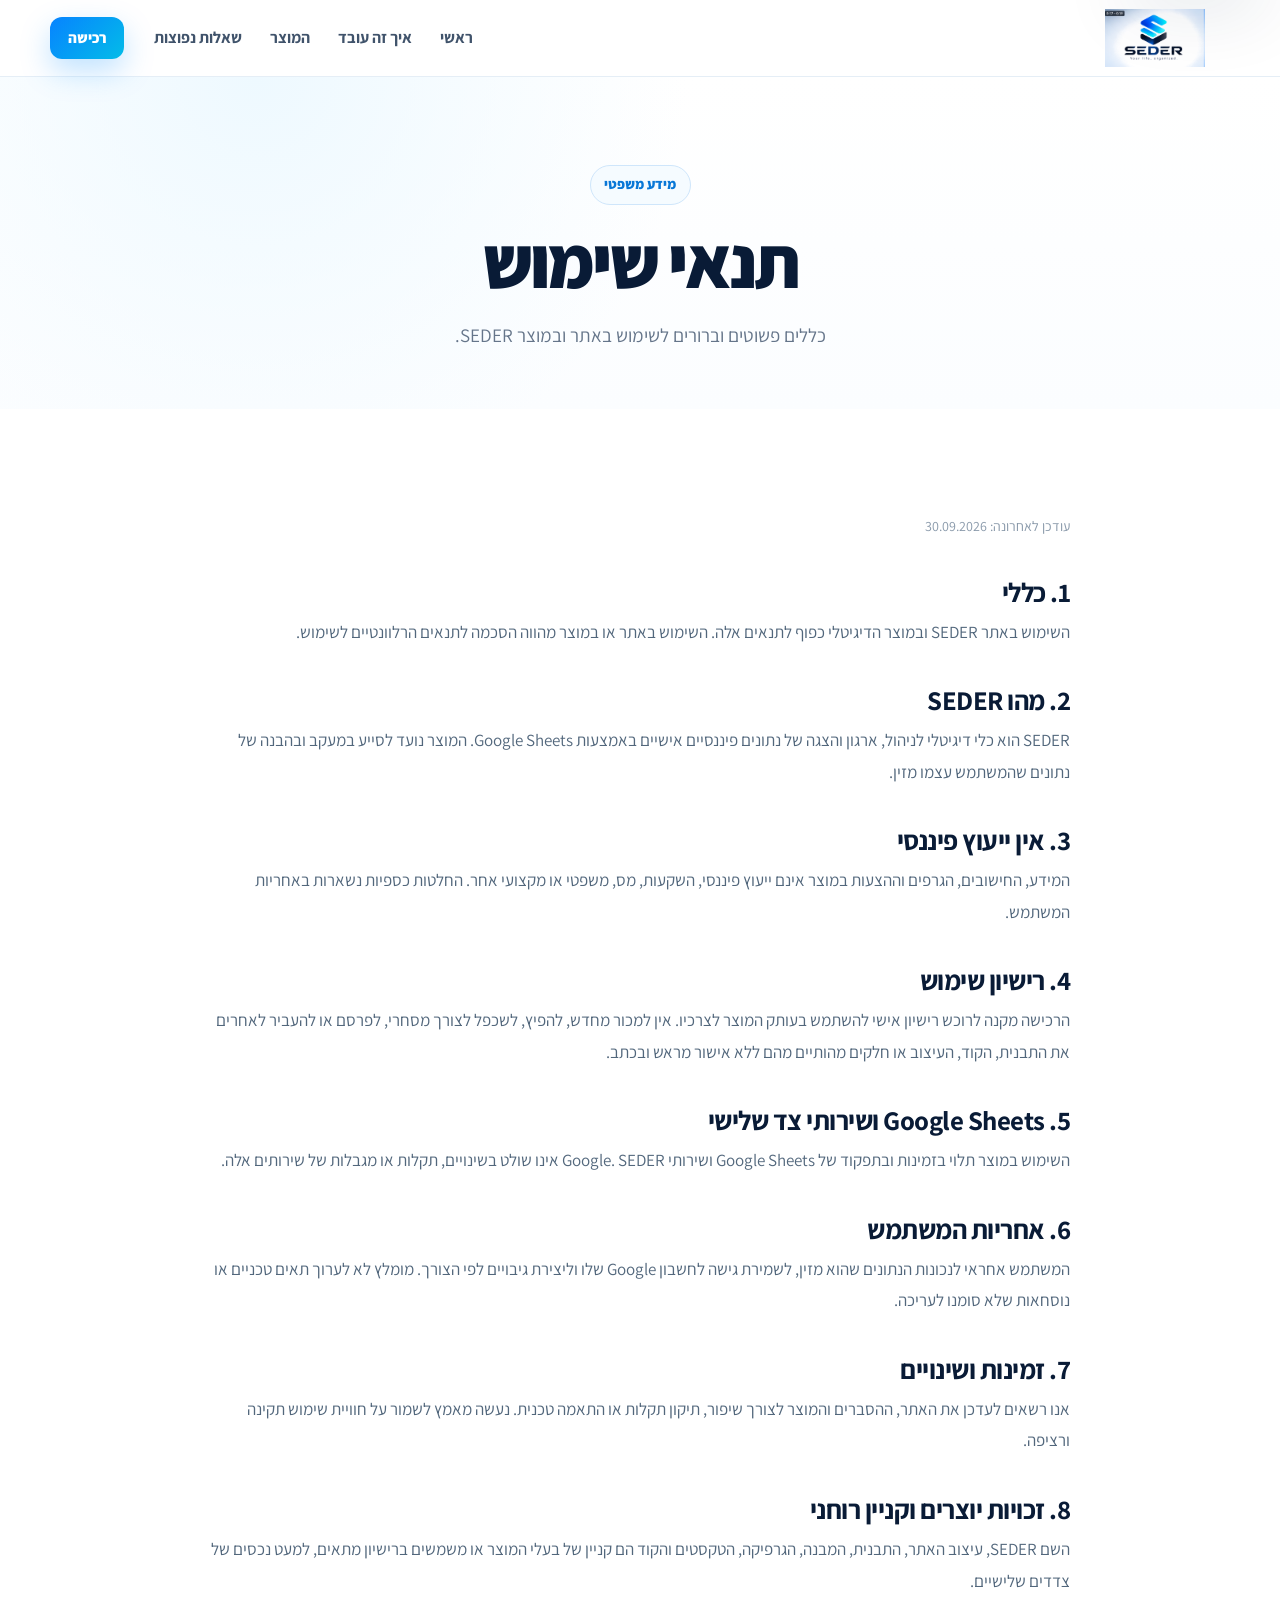
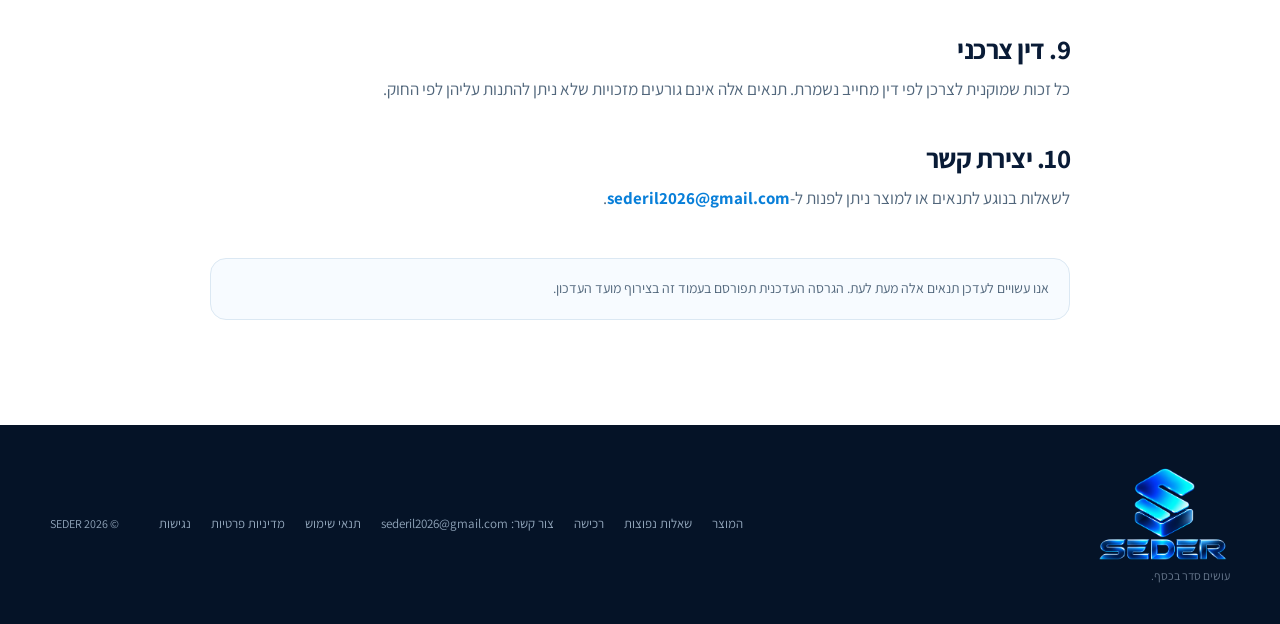
<file: terms.html>
<!doctype html><html lang="he" dir="rtl"><head><meta charset="utf-8"><meta name="viewport" content="width=device-width,initial-scale=1"><meta name="theme-color" content="#f7fbff"><meta name="description" content="תנאי השימוש באתר ובמוצר SEDER."><title>תנאי שימוש — SEDER</title><link rel="stylesheet" href="styles-v6.css"></head><body><a class="skip-link" href="#main-content">דלגו לתוכן הראשי</a><header class="site-header"><div class="container nav"><a class="brand" href="index.html" aria-label="SEDER"><img src="assets/seder-logo.png" alt="SEDER"></a><nav class="desktop-nav" aria-label="ניווט ראשי"><a href="index.html">ראשי</a><a href="how.html">איך זה עובד</a><a href="product.html">המוצר</a><a href="faq.html">שאלות נפוצות</a></nav><a class="button button-small" href="buy.html">רכישה</a><button class="menu-toggle" aria-label="פתיחת תפריט" aria-expanded="false" aria-controls="mobile-menu">☰</button><div class="mobile-menu" id="mobile-menu"><a href="index.html">ראשי</a><a href="how.html">איך זה עובד</a><a href="product.html">המוצר</a><a href="faq.html">שאלות נפוצות</a><a href="buy.html">רכישה</a></div></div></header><main id="main-content"><section class="page-hero legal-hero"><div class="container"><span class="eyebrow">מידע משפטי</span><h1>תנאי שימוש</h1><p>כללים פשוטים וברורים לשימוש באתר ובמוצר SEDER.</p></div></section><section class="section"><div class="container legal-copy"><p class="legal-updated">עודכן לאחרונה: 30.09.2026</p><h2>1. כללי</h2><p>השימוש באתר SEDER ובמוצר הדיגיטלי כפוף לתנאים אלה. השימוש באתר או במוצר מהווה הסכמה לתנאים הרלוונטיים לשימוש.</p><h2>2. מהו SEDER</h2><p>SEDER הוא כלי דיגיטלי לניהול, ארגון והצגה של נתונים פיננסיים אישיים באמצעות Google Sheets. המוצר נועד לסייע במעקב ובהבנה של נתונים שהמשתמש עצמו מזין.</p><h2>3. אין ייעוץ פיננסי</h2><p>המידע, החישובים, הגרפים וההצעות במוצר אינם ייעוץ פיננסי, השקעות, מס, משפטי או מקצועי אחר. החלטות כספיות נשארות באחריות המשתמש.</p><h2>4. רישיון שימוש</h2><p>הרכישה מקנה לרוכש רישיון אישי להשתמש בעותק המוצר לצרכיו. אין למכור מחדש, להפיץ, לשכפל לצורך מסחרי, לפרסם או להעביר לאחרים את התבנית, הקוד, העיצוב או חלקים מהותיים מהם ללא אישור מראש ובכתב.</p><h2>5. Google Sheets ושירותי צד שלישי</h2><p>השימוש במוצר תלוי בזמינות ובתפקוד של Google Sheets ושירותי Google. SEDER אינו שולט בשינויים, תקלות או מגבלות של שירותים אלה.</p><h2>6. אחריות המשתמש</h2><p>המשתמש אחראי לנכונות הנתונים שהוא מזין, לשמירת גישה לחשבון Google שלו וליצירת גיבויים לפי הצורך. מומלץ לא לערוך תאים טכניים או נוסחאות שלא סומנו לעריכה.</p><h2>7. זמינות ושינויים</h2><p>אנו רשאים לעדכן את האתר, ההסברים והמוצר לצורך שיפור, תיקון תקלות או התאמה טכנית. נעשה מאמץ לשמור על חוויית שימוש תקינה ורציפה.</p><h2>8. זכויות יוצרים וקניין רוחני</h2><p>השם SEDER, עיצוב האתר, התבנית, המבנה, הגרפיקה, הטקסטים והקוד הם קניין של בעלי המוצר או משמשים ברישיון מתאים, למעט נכסים של צדדים שלישיים.</p><h2>9. דין צרכני</h2><p>כל זכות שמוקנית לצרכן לפי דין מחייב נשמרת. תנאים אלה אינם גורעים מזכויות שלא ניתן להתנות עליהן לפי החוק.</p><h2>10. יצירת קשר</h2><p>לשאלות בנוגע לתנאים או למוצר ניתן לפנות ל-<a href="mailto:sederil2026@gmail.com">sederil2026@gmail.com</a>.</p><div class="legal-note">אנו עשויים לעדכן תנאים אלה מעת לעת. הגרסה העדכנית תפורסם בעמוד זה בצירוף מועד העדכון.</div></div></section></main><footer><div class="container footer-inner"><div class="footer-brand"><img src="assets/seder-logo-footer.png" alt="SEDER"><p>עושים סדר בכסף.</p></div><div class="footer-links"><a href="product.html">המוצר</a><a href="faq.html">שאלות נפוצות</a><a href="buy.html">רכישה</a><a class="footer-contact" href="mailto:sederil2026@gmail.com">צור קשר: sederil2026@gmail.com</a><a href="terms.html">תנאי שימוש</a><a href="privacy.html">מדיניות פרטיות</a><a href="accessibility.html">נגישות</a></div><div class="copyright">© 2026 SEDER</div></div></footer><script src="script.js"></script></body></html>
</file>
<file: styles-v6.css>
@import url('https://fonts.googleapis.com/css2?family=Assistant:wght@400;500;600;700;800&display=swap');
:root{--navy:#091b36;--navy-2:#132a4a;--blue:#128bff;--blue-2:#00c7ff;--soft:#f5f9fd;--line:#dfe9f3;--muted:#65758a;--green:#22aa73;--yellow:#fff4cb;--shadow:0 24px 70px rgba(19,42,74,.12)}
*{box-sizing:border-box}html{scroll-behavior:smooth}body{margin:0;font-family:"Assistant",Arial,sans-serif;color:var(--navy);background:#fff;line-height:1.55}a{text-decoration:none;color:inherit}img{max-width:100%;display:block}.container{width:min(1180px,calc(100% - 40px));margin:auto}.narrow{max-width:850px}.center{text-align:center}.section{padding:105px 0}.soft{background:linear-gradient(180deg,#f8fbff 0%,#f5f9fd 100%)}
span.eyebrow,.eyebrow{display:inline-flex;align-items:center;gap:8px;padding:8px 13px;border:1px solid #cfe6fb;background:#f5fbff;border-radius:999px;color:#0877d7;font-size:14px;font-weight:800;letter-spacing:.1px}.eyebrow.light{color:#96d7ff;border-color:rgba(255,255,255,.15);background:rgba(255,255,255,.08)}
h1,h2,h3,p{margin-top:0}h1{font-size:clamp(52px,7vw,86px);line-height:.98;letter-spacing:-3px;margin:22px 0 24px;font-weight:800}h1 span,h2 span{background:linear-gradient(90deg,#047dff,#00bfe8);-webkit-background-clip:text;background-clip:text;color:transparent}h2{font-size:clamp(36px,5vw,58px);line-height:1.08;letter-spacing:-1.6px;margin:16px 0 18px}h3{font-size:25px;margin-bottom:8px}p{color:var(--muted)}
.button{display:inline-flex;align-items:center;justify-content:center;min-height:54px;padding:0 24px;border:0;border-radius:15px;background:linear-gradient(135deg,#0783ff,#03bce8);box-shadow:0 12px 30px rgba(0,139,255,.25);color:#fff;font-family:inherit;font-weight:800;font-size:18px;cursor:pointer;transition:.25s}.button:hover{transform:translateY(-2px);box-shadow:0 16px 36px rgba(0,139,255,.32)}.button-small{min-height:42px;padding:0 18px;border-radius:12px;font-size:15px}.button.secondary{background:#fff;color:#087fd9;border:1px solid #cfe3f0;box-shadow:none}.full{width:100%}
.site-header{position:sticky;top:0;z-index:50;background:rgba(255,255,255,.88);backdrop-filter:blur(18px);border-bottom:1px solid rgba(221,232,243,.75)}.nav{height:76px;display:flex;align-items:center;gap:30px;position:relative}.brand{margin-left:auto;width:150px;height:60px;display:flex;align-items:center;justify-content:center;overflow:visible}.brand img{width:auto;height:58px;max-width:150px;object-fit:contain}.desktop-nav{display:flex;gap:28px;font-weight:700;color:#40536b}.desktop-nav a:hover,.desktop-nav a.active{color:#0783ff}.menu-toggle{display:none;background:none;border:0;font-size:28px;color:var(--navy);padding:8px}.mobile-menu{display:none}
.hero{position:relative;overflow:hidden;padding:95px 0 115px;background:radial-gradient(circle at 20% 0%,#eef9ff 0,transparent 40%),linear-gradient(180deg,#fff 0,#fbfdff 100%)}.hero-grid{display:grid;grid-template-columns:.82fr 1.18fr;gap:54px;align-items:center}.hero-lead{font-size:21px;max-width:610px}.hero-actions{display:flex;align-items:center;gap:24px;margin:32px 0 24px}.text-link{font-weight:800;color:#25435f}.trust-row{display:flex;flex-wrap:wrap;gap:14px 24px;color:#577087;font-size:14px;font-weight:700}.hero-visual{position:relative}.hero-photo{margin:0;position:relative;border-radius:30px;overflow:hidden;background:#edf5fb;border:1px solid #d8e6f1;box-shadow:0 34px 90px rgba(9,27,54,.18)}.hero-photo:after{content:"";position:absolute;inset:0;pointer-events:none;box-shadow:inset 0 0 0 1px rgba(255,255,255,.48);border-radius:30px}.hero-photo img{width:100%;aspect-ratio:16/9;object-fit:cover;object-position:center}.hero-photo figcaption{position:absolute;right:18px;bottom:18px;display:flex;align-items:center;gap:7px;padding:9px 13px;border-radius:999px;background:rgba(255,255,255,.91);backdrop-filter:blur(12px);border:1px solid rgba(220,231,241,.9);font-size:12px;font-weight:700;color:#496178;box-shadow:0 12px 26px rgba(8,29,52,.12)}.hero-photo figcaption span{color:#087fd9;font-weight:800}.hero-photo figcaption b{color:#9aabba}.hero-glow{position:absolute;border-radius:50%;filter:blur(80px);opacity:.4}.glow-one{width:380px;height:380px;background:#b8edff;right:-120px;top:120px}.glow-two{width:300px;height:300px;background:#dbe8ff;left:10%;bottom:-120px}
.pain{background:#fff}.pain h2{max-width:850px;margin:20px auto}.pain p{font-size:19px;max-width:720px;margin:0 auto}.pain-flow{display:flex;align-items:center;justify-content:center;gap:16px;margin-top:55px;flex-wrap:wrap}.pain-flow div{padding:15px 20px;background:#f7fafc;border:1px solid #e2eaf2;border-radius:15px;font-weight:800}.pain-flow div.accent{background:#eaf7ff;color:#087fdb;border-color:#bfe5fb}.pain-flow i{font-style:normal;color:#9eb0c2;font-size:24px}
.section-heading{max-width:760px;margin-bottom:55px}.section-heading.center{margin-left:auto;margin-right:auto}.section-heading p{font-size:18px}.home-cards{display:grid;grid-template-columns:repeat(3,1fr);gap:20px}.home-card{position:relative;background:#fff;border:1px solid #e0eaf3;border-radius:22px;padding:30px;box-shadow:0 10px 30px rgba(21,50,80,.05);transition:.25s}.home-card:hover{transform:translateY(-4px);box-shadow:0 22px 45px rgba(21,50,80,.1)}.home-card>span{position:absolute;left:20px;top:18px;color:#a5b8ca;font-size:13px;font-weight:800}.home-card h3{margin-top:14px}.home-card p{margin-bottom:18px}.home-card b{color:#087fd9;font-size:14px}.home-cta{padding-top:80px;padding-bottom:90px}.home-cta-box{display:grid;grid-template-columns:1fr auto;align-items:center;gap:50px;padding:46px 54px;border:1px solid #dce8f2;border-radius:28px;background:radial-gradient(circle at 10% 20%,#eef9ff,transparent 45%),#fff;box-shadow:var(--shadow)}.home-cta-box h2{margin-bottom:10px}.home-cta-box p{font-size:18px;max-width:650px;margin-bottom:0}
.page-hero{position:relative;overflow:hidden;padding:88px 0 72px;background:radial-gradient(circle at 20% 0%,#eef9ff 0,transparent 40%),linear-gradient(180deg,#fff 0,#fbfdff 100%);text-align:center}.page-hero p{font-size:19px;max-width:720px;margin:0 auto}.page-hero h1{font-size:clamp(48px,6vw,72px)}
.steps{display:grid;grid-template-columns:repeat(3,1fr);gap:20px}.step{position:relative;background:#fff;border:1px solid #e0eaf3;border-radius:22px;padding:30px;box-shadow:0 10px 30px rgba(21,50,80,.05)}.step>span{position:absolute;left:20px;top:18px;color:#a5b8ca;font-size:13px;font-weight:800}.step-icon{width:52px;height:52px;border-radius:15px;background:#eff8ff;display:grid;place-items:center;font-size:24px;margin-bottom:24px}.step p{margin-bottom:0}.cards-3{display:grid;grid-template-columns:repeat(3,1fr);gap:20px}.card{background:#fff;border:1px solid #e0eaf3;border-radius:22px;padding:30px;box-shadow:0 10px 30px rgba(21,50,80,.05)}.card .num{color:#0992f4;font-size:13px;font-weight:800}.card p{margin-bottom:0}
.feature{display:grid;grid-template-columns:.62fr 1.38fr;gap:58px;align-items:center;margin:82px 0}.feature-copy{max-width:410px}.feature-copy h3{font-size:38px;margin:4px 0 12px}.feature-copy p{font-size:17px;line-height:1.7}.feature-copy ul{list-style:none;padding:0;margin:22px 0 0}.feature-copy li{margin:10px 0;font-weight:700;color:#40576d}.feature-copy li:before{content:"✓";color:#108af4;margin-left:8px}.real-shot{margin:0;background:#fff;border:1px solid #dbe7f0;border-radius:22px;padding:7px;box-shadow:0 26px 70px rgba(19,42,74,.1);overflow:hidden}.real-shot img{width:100%;aspect-ratio:4/3;object-fit:cover;object-position:center top;border-radius:15px}.real-shot figcaption{padding:10px 8px 3px;color:#718397;font-size:12px;font-weight:700;text-align:center}.benefit-grid{display:grid;grid-template-columns:repeat(3,1fr);gap:18px}.benefit{background:#fff;border:1px solid #e2ebf3;border-radius:20px;padding:26px}.benefit i{font-style:normal;width:48px;height:48px;border-radius:14px;background:#eef8ff;color:#1187ec;display:grid;place-items:center;font-size:22px;margin-bottom:18px}.benefit p{margin-bottom:0}
.compare-grid{display:grid;grid-template-columns:.75fr 1.25fr;gap:70px;align-items:center}.compare-cards{display:grid;grid-template-columns:1fr 1fr;gap:16px}.compare-card{border-radius:22px;padding:28px}.compare-card small{font-weight:800}.compare-card p{font-weight:700;font-size:18px;margin:20px 0}.compare-card{background:#f3f5f7;border:1px solid #e3e7eb}.compare-card.active{background:linear-gradient(155deg,#0c84ff,#0067cf);color:#fff;box-shadow:0 18px 45px rgba(0,119,225,.22)}.compare-card.active p,.compare-card.active small{color:#fff}
.accordion{max-width:850px;margin:auto}.accordion details{background:#fff;border:1px solid #e0eaf2;border-radius:16px;margin-bottom:12px;padding:0 20px}.accordion summary{list-style:none;cursor:pointer;font-weight:800;padding:20px 30px 20px 0;position:relative}.accordion summary::-webkit-details-marker{display:none}.accordion summary:before{content:"+";position:absolute;right:0;top:18px;width:24px;height:24px;border-radius:8px;background:#edf7ff;color:#087fd9;display:grid;place-items:center}.accordion details[open] summary:before{content:"−"}.accordion details p{padding:0 0 20px;margin:0}
.buy-section{background:#07182f;color:#fff;position:relative;overflow:hidden}.buy-section:before{content:"";position:absolute;width:600px;height:600px;border-radius:50%;background:#0e8dff;filter:blur(160px);opacity:.18;left:-150px;top:-250px}.buy-card{position:relative;display:grid;grid-template-columns:1fr 430px;gap:80px;align-items:center}.buy-card h2{font-size:52px;color:#fff}.buy-card p{color:#aebdd0;font-size:19px}.buy-box{background:#fff;color:var(--navy);border-radius:24px;padding:28px;box-shadow:0 25px 70px rgba(0,0,0,.22);border:1px solid rgba(255,255,255,.25)}.buy-brand{display:flex;align-items:center;justify-content:center;min-height:90px;margin-bottom:8px}.buy-brand img{width:auto;height:88px;max-width:210px;object-fit:contain}.buy-box ul{list-style:none;padding:0;margin:18px 0}.buy-box li{padding:7px 0;font-weight:700}.price{border-block:1px solid #e8eef4;padding:15px 0;margin:14px 0 18px}.price strong{font-size:38px;color:#087fd9}.price del{color:#98a9b9;font-weight:700;margin-right:10px}.purchase-trust{display:flex;justify-content:center;flex-wrap:wrap;gap:8px 14px;margin-top:13px;color:#718397;font-size:11px;font-weight:700}
footer{padding:38px 0;background:#051327;color:#91a5ba}.footer-inner{display:grid;grid-template-columns:1fr auto auto;gap:40px;align-items:center}.footer-brand{display:flex;flex-direction:column;align-items:flex-start;gap:4px}.footer-brand img{width:auto;height:100px;max-width:190px;object-fit:contain}.footer-brand p{font-size:12px;margin:0}.footer-links{display:flex;gap:20px;flex-wrap:wrap;font-size:13px}.footer-links a:hover{color:#fff}.copyright{font-size:12px}
.reveal{opacity:0;transform:translateY(22px);transition:opacity .7s ease,transform .7s ease}.reveal.visible{opacity:1;transform:none}.toast{position:fixed;left:50%;bottom:24px;transform:translate(-50%,30px);background:#0a1d38;color:#fff;padding:14px 20px;border-radius:14px;box-shadow:0 15px 50px rgba(0,0,0,.25);opacity:0;pointer-events:none;transition:.3s;z-index:100;font-size:14px}.toast.show{opacity:1;transform:translate(-50%,0)}
@media(max-width:980px){.desktop-nav,.nav>.button-small{display:none}.menu-toggle{display:block;margin-inline-start:auto}.mobile-menu.open{display:grid;position:absolute;top:66px;left:12px;right:12px;background:#fff;border:1px solid #dfe9f3;border-radius:18px;padding:12px;box-shadow:var(--shadow);z-index:80}.mobile-menu a{padding:12px 14px;font-weight:800;border-radius:10px}.mobile-menu a:hover{background:#f1f7fb}.nav{height:66px}.brand{width:128px;height:54px}.brand img{height:48px;max-width:128px}.hero-grid,.feature,.compare-grid,.buy-card{grid-template-columns:1fr}.hero-visual{margin-top:8px}.feature-copy{max-width:680px}.steps,.cards-3,.benefit-grid,.home-cards{grid-template-columns:1fr 1fr}.buy-card{gap:35px}.buy-box{max-width:520px}.footer-inner{grid-template-columns:1fr}.footer-brand{align-items:center}.footer-links{justify-content:center}.copyright{text-align:center}.home-cta-box{grid-template-columns:1fr}}
@media(max-width:640px){.container{width:min(100% - 28px,1180px)}.section{padding:70px 0}.hero{padding:42px 0 62px}.hero-grid{display:flex;flex-direction:column;gap:28px}.hero-copy{text-align:center;width:100%}.hero-copy .eyebrow{margin-bottom:4px}h1{font-size:46px;line-height:1.01;letter-spacing:-1.8px;margin:18px 0 20px}h2{font-size:36px;letter-spacing:-1px}.hero-lead{font-size:18px;line-height:1.65;margin-inline:auto;max-width:95%}.hero-actions{display:grid;grid-template-columns:1fr;gap:12px;margin:24px 0 20px}.hero-actions .button,.hero-actions .text-link{width:100%;text-align:center}.trust-row{display:grid;gap:8px;justify-content:center;text-align:center}.hero-visual{order:2;width:100%;margin-top:4px}.hero-photo{border-radius:20px}.hero-photo:after{border-radius:20px}.hero-photo figcaption{right:8px;left:8px;bottom:8px;justify-content:center;font-size:10px;padding:7px 9px}.pain h2{font-size:34px}.pain p{font-size:17px}.pain-flow{gap:9px;margin-top:34px}.pain-flow i{font-size:18px}.pain-flow div{padding:11px 14px;font-size:14px}.steps,.cards-3,.benefit-grid,.home-cards,.compare-cards{grid-template-columns:1fr}.home-cta{padding-top:55px}.home-cta-box{padding:30px 22px;gap:24px;text-align:center}.page-hero{padding:54px 0 44px}.page-hero h1{font-size:46px}.page-hero p{font-size:17px}.feature{gap:24px;margin:56px 0}.feature-copy{text-align:right}.feature-copy h3{font-size:32px}.real-shot{border-radius:16px;padding:5px}.real-shot img{border-radius:11px}.buy-card{text-align:center}.buy-card h2{font-size:38px}.buy-box{text-align:right;padding:22px}.buy-brand img{height:78px}.footer-brand img{height:88px;max-width:170px}.footer-links{gap:12px 18px}.mobile-menu{direction:rtl}}
@media(prefers-reduced-motion:reduce){*{scroll-behavior:auto!important;transition:none!important}.reveal{opacity:1;transform:none}}

/* V7: trust, legal and accessibility additions — existing visual system preserved */
.skip-link{position:fixed;right:16px;top:12px;z-index:9999;padding:10px 14px;border-radius:10px;background:#fff;color:var(--navy);font-weight:800;box-shadow:var(--shadow);transform:translateY(-160%);transition:transform .2s}
.skip-link:focus{transform:translateY(0)}
a:focus-visible,button:focus-visible,summary:focus-visible{outline:3px solid #57b8ff;outline-offset:3px;border-radius:8px}
.footer-contact{direction:ltr;unicode-bidi:plaintext}
.legal-hero{padding-bottom:58px}.legal-copy{max-width:860px}.legal-copy h2{font-size:27px;letter-spacing:-.5px;margin:38px 0 10px}.legal-copy p,.legal-copy li{font-size:17px;line-height:1.85;color:#52677c}.legal-copy a{color:#087fd9;font-weight:700}.legal-copy ul{padding-right:22px}.legal-updated{font-size:14px!important;color:#8999aa!important}.legal-note{margin-top:44px;padding:18px 20px;border:1px solid #dbe8f3;border-radius:16px;background:#f7fbff;color:#52677c;font-size:14px;line-height:1.7}
@media(max-width:640px){.hero-glow{display:none!important}.legal-copy h2{font-size:24px}.legal-copy p,.legal-copy li{font-size:16px}.footer-contact{width:100%;text-align:center}}
</file>
